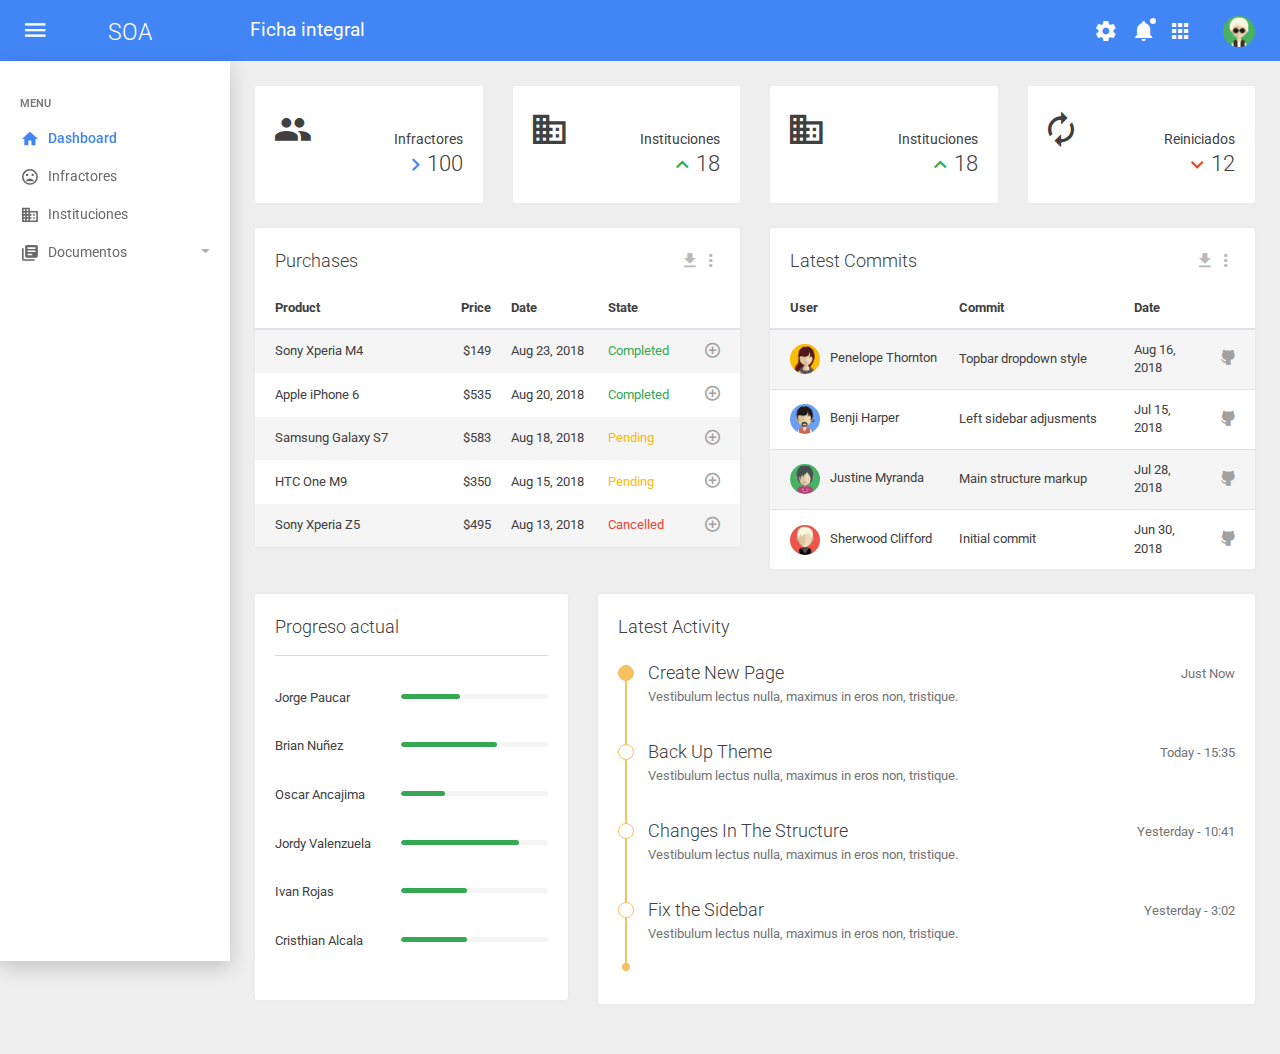
<file: index.html>
<!DOCTYPE html>
<html lang="en">

<head>
    <meta charset="utf-8">
    <meta name="viewport" content="width=device-width, initial-scale=1.0, maximum-scale=1.0, user-scalable=no">
    <meta http-equiv="X-UA-Compatible" content="IE=edge">
    <meta name="description" content="">
    <meta name="author" content="">
    <link rel="shortcut icon" href="assets/img/logo-fav.png">
    <title>SOA VG</title>
    <link href="https://fonts.googleapis.com/css?family=Roboto:400,500" rel="stylesheet">
    <link rel="stylesheet" type="text/css" href="assets/lib/perfect-scrollbar/css/perfect-scrollbar.css" />
    <link rel="stylesheet" type="text/css" href="assets/lib/material-design-icons/css/material-design-iconic-font.min.css" />
    <link rel="stylesheet" href="assets/css/app.css" type="text/css" />
</head>

<body>
    <div class="be-wrapper be-color-header be-offcanvas-menu be-fixed-sidebar be-collapsible-sidebar">
        <nav class="navbar navbar-expand fixed-top be-top-header">
            <div class="container-fluid">
                <div class="be-navbar-header">
                    <a class="nav-link be-toggle-left-sidebar" style="cursor: pointer;">
                        <span class="icon mdi mdi-menu"></span>
                    </a>
                    <a class="navbar-brand" href="#" style="color: #fff;">
                        <h3>SOA</h3>
                    </a>
                </div>
                <div class="be-right-navbar">
                    <ul class="nav navbar-nav float-right be-user-nav">
                        <li class="nav-item dropdown"><a class="nav-link dropdown-toggle" href="#" data-toggle="dropdown"
                                role="button" aria-expanded="false"><img src="assets/img/avatar.png" alt="Avatar"><span
                                    class="user-name">Jhon Doe</span></a>
                            <div class="dropdown-menu" role="menu">
                                <div class="user-info">
                                    <div class="user-name">Jhon Doe</div>
                                    <div class="user-position online">Disponible</div>
                                </div><a class="dropdown-item" href="pages-profile.html"><span class="icon mdi mdi-face"></span>Perfil</a><a
                                    class="dropdown-item" href="#"><span class="icon mdi mdi-settings"></span>Ajustes</a><a
                                    class="dropdown-item" href="pages-login.html"><span class="icon mdi mdi-power"></span>Cerrar
                                    sesión</a>
                            </div>
                        </li>
                    </ul>
                    <div class="page-title"><span>Ficha integral</span></div>
                    <ul class="nav navbar-nav float-right be-icons-nav">
                        <li class="nav-item dropdown"><a class="nav-link be-toggle-right-sidebar" href="#" role="button"
                                aria-expanded="false"><span class="icon mdi mdi-settings"></span></a></li>
                        <li class="nav-item dropdown"><a class="nav-link dropdown-toggle" href="#" data-toggle="dropdown"
                                role="button" aria-expanded="false"><span class="icon mdi mdi-notifications"></span><span
                                    class="indicator"></span></a>
                            <ul class="dropdown-menu be-notifications">
                                <li>
                                    <div class="title">Notificaciones<span class="badge badge-pill">3</span></div>
                                    <div class="list">
                                        <div class="be-scroller-notifications">
                                            <div class="content">
                                                <ul>
                                                    <li class="notification notification-unread"><a href="#">
                                                            <div class="image"><img src="assets/img/avatar2.png" alt="Avatar"></div>
                                                            <div class="notification-info">
                                                                <div class="text"><span class="user-name">Jessica
                                                                        Caruso</span> accepted your
                                                                    invitation to join the team.</div><span class="date">2
                                                                    min ago</span>
                                                            </div>
                                                        </a></li>
                                                    <li class="notification"><a href="#">
                                                            <div class="image"><img src="assets/img/avatar3.png" alt="Avatar"></div>
                                                            <div class="notification-info">
                                                                <div class="text"><span class="user-name">Joel King</span>
                                                                    is now following you</div><span class="date">2 days
                                                                    ago</span>
                                                            </div>
                                                        </a></li>
                                                    <li class="notification"><a href="#">
                                                            <div class="image"><img src="assets/img/avatar4.png" alt="Avatar"></div>
                                                            <div class="notification-info">
                                                                <div class="text"><span class="user-name">John Doe</span>
                                                                    is watching your main
                                                                    repository</div><span class="date">2 days ago</span>
                                                            </div>
                                                        </a></li>
                                                    <li class="notification"><a href="#">
                                                            <div class="image"><img src="assets/img/avatar5.png" alt="Avatar"></div>
                                                            <div class="notification-info"><span class="text"><span
                                                                        class="user-name">Emily Carter</span>
                                                                    is now following you</span><span class="date">5
                                                                    days ago</span></div>
                                                        </a></li>
                                                </ul>
                                            </div>
                                        </div>
                                    </div>
                                    <div class="footer"> <a href="#">View all notifications</a></div>
                                </li>
                            </ul>
                        </li>
                        <li class="nav-item dropdown"><a class="nav-link dropdown-toggle" href="#" data-toggle="dropdown"
                                role="button" aria-expanded="false"><span class="icon mdi mdi-apps"></span></a>
                            <ul class="dropdown-menu be-connections">
                                <li>
                                    <div class="list">
                                        <div class="content">
                                            <div class="row">
                                                <div class="col"><a class="connection-item" href="#"><img src="assets/img/github.png"
                                                            alt="Github"><span>GitHub</span></a></div>
                                                <div class="col"><a class="connection-item" href="#"><img src="assets/img/bitbucket.png"
                                                            alt="Bitbucket"><span>Bitbucket</span></a></div>
                                                <div class="col"><a class="connection-item" href="#"><img src="assets/img/slack.png"
                                                            alt="Slack"><span>Slack</span></a></div>
                                            </div>
                                            <div class="row">
                                                <div class="col"><a class="connection-item" href="#"><img src="assets/img/dribbble.png"
                                                            alt="Dribbble"><span>Dribbble</span></a></div>
                                                <div class="col"><a class="connection-item" href="#"><img src="assets/img/mail_chimp.png"
                                                            alt="Mail Chimp"><span>Mail
                                                            Chimp</span></a></div>
                                                <div class="col"><a class="connection-item" href="#"><img src="assets/img/dropbox.png"
                                                            alt="Dropbox"><span>Dropbox</span></a></div>
                                            </div>
                                        </div>
                                    </div>
                                    <div class="footer"> <a href="#">More</a></div>
                                </li>
                            </ul>
                        </li>
                    </ul>
                </div>
            </div>
        </nav>
        <div class="be-left-sidebar">
            <div class="left-sidebar-wrapper"><a class="left-sidebar-toggle" href="#">Blank Page</a>
                <div class="left-sidebar-spacer">
                    <div class="left-sidebar-scroll">
                        <div class="left-sidebar-content">
                            <ul class="sidebar-elements">
                                <li class="divider">Menu</li>
                                <li class="active"><a href="index.html"><i class="icon mdi mdi-home"></i><span>Dashboard</span></a>
                                </li>
                                <li><a href="infractor.html"><i class="icon mdi mdi-mood-bad"></i><span>Infractores</span></a>
                                </li>
                                <li><a href="instituciones.html"><i class="icon mdi mdi-city-alt"></i><span>Instituciones</span></a>
                                </li>
                                <li class="parent"><a href="#"><i class="icon mdi mdi-collection-text"></i><span>Documentos</span></a>
                                    <ul class="sub-menu">
                                        <li><a href="ficha-integral.html">Ficha integral</a>
                                        </li>
                                        <li><a href="#">Plan individual</a>
                                        </li>
                                        <li><a href="#">Savry</a>
                                        </li>
                                    </ul>
                                </li>
                            </ul>
                        </div>
                    </div>
                </div>
            </div>
        </div>
        <div class="be-content">
            <div class="main-content container-fluid">
                <div class="row">
                    <div class="col-12 col-lg-6 col-xl-3">
                        <div class="widget widget-tile">
                            <i class="mdi mdi-accounts" style="font-size: 3em;"></i>
                            <div class="data-info">
                                <div class="desc">Infractores</div>
                                <div class="value"><span class="indicator indicator-equal mdi mdi-chevron-right"></span><span
                                        class="number">100</span>
                                </div>
                            </div>
                        </div>
                    </div>
                    <div class="col-12 col-lg-6 col-xl-3">
                        <div class="widget widget-tile">
                            <i class="mdi mdi-city-alt" style="font-size: 3em;"></i>
                            <div class="data-info">
                                <div class="desc">Instituciones</div>
                                <div class="value"><span class="indicator indicator-positive mdi mdi-chevron-up"></span><span
                                        class="number">18</span>
                                </div>
                            </div>
                        </div>
                    </div>
                    <div class="col-12 col-lg-6 col-xl-3">
                        <div class="widget widget-tile">
                            <i class="mdi mdi-city-alt" style="font-size: 3em;"></i>
                            <div class="data-info">
                                <div class="desc">Instituciones</div>
                                <div class="value"><span class="indicator indicator-positive mdi mdi-chevron-up"></span><span
                                        class="number">18</span>
                                </div>
                            </div>
                        </div>
                    </div>
                    <div class="col-12 col-lg-6 col-xl-3">
                        <div class="widget widget-tile">
                            <i class="mdi mdi-refresh" style="font-size: 3em;"></i>
                            <div class="data-info">
                                <div class="desc">Reiniciados</div>
                                <div class="value"><span class="indicator indicator-negative mdi mdi-chevron-down"></span><span
                                        class="number">12</span>
                                </div>
                            </div>
                        </div>
                    </div>
                </div>

                <div class="row">
                    <div class="col-12 col-lg-6">
                        <div class="card card-table">
                            <div class="card-header">
                                <div class="tools dropdown"> <span class="icon mdi mdi-download"></span><a class="dropdown-toggle"
                                        href="#" role="button" data-toggle="dropdown"><span class="icon mdi mdi-more-vert"></span></a>
                                    <div class="dropdown-menu" role="menu"><a class="dropdown-item" href="#">Action</a><a
                                            class="dropdown-item" href="#">Another action</a><a class="dropdown-item"
                                            href="#">Something else here</a>
                                        <div class="dropdown-divider"></div><a class="dropdown-item" href="#">Separated
                                            link</a>
                                    </div>
                                </div>
                                <div class="title">Purchases</div>
                            </div>
                            <div class="card-body table-responsive">
                                <table class="table table-striped table-borderless">
                                    <thead>
                                        <tr>
                                            <th style="width:40%;">Product</th>
                                            <th class="number">Price</th>
                                            <th style="width:20%;">Date</th>
                                            <th style="width:20%;">State</th>
                                            <th class="actions" style="width:5%;"></th>
                                        </tr>
                                    </thead>
                                    <tbody class="no-border-x">
                                        <tr>
                                            <td>Sony Xperia M4</td>
                                            <td class="number">$149</td>
                                            <td>Aug 23, 2018</td>
                                            <td class="text-success">Completed</td>
                                            <td class="actions"><a class="icon" href="#"><i class="mdi mdi-plus-circle-o"></i></a></td>
                                        </tr>
                                        <tr>
                                            <td>Apple iPhone 6</td>
                                            <td class="number">$535</td>
                                            <td>Aug 20, 2018</td>
                                            <td class="text-success">Completed</td>
                                            <td class="actions"><a class="icon" href="#"><i class="mdi mdi-plus-circle-o"></i></a></td>
                                        </tr>
                                        <tr>
                                            <td>Samsung Galaxy S7</td>
                                            <td class="number">$583</td>
                                            <td>Aug 18, 2018</td>
                                            <td class="text-warning">Pending</td>
                                            <td class="actions"><a class="icon" href="#"><i class="mdi mdi-plus-circle-o"></i></a></td>
                                        </tr>
                                        <tr>
                                            <td>HTC One M9</td>
                                            <td class="number">$350</td>
                                            <td>Aug 15, 2018</td>
                                            <td class="text-warning">Pending</td>
                                            <td class="actions"><a class="icon" href="#"><i class="mdi mdi-plus-circle-o"></i></a></td>
                                        </tr>
                                        <tr>
                                            <td>Sony Xperia Z5</td>
                                            <td class="number">$495</td>
                                            <td>Aug 13, 2018</td>
                                            <td class="text-danger">Cancelled</td>
                                            <td class="actions"><a class="icon" href="#"><i class="mdi mdi-plus-circle-o"></i></a></td>
                                        </tr>
                                    </tbody>
                                </table>
                            </div>
                        </div>
                    </div>
                    <div class="col-12 col-lg-6">
                        <div class="card card-table">
                            <div class="card-header">
                                <div class="tools dropdown"><span class="icon mdi mdi-download"></span><a class="dropdown-toggle"
                                        href="#" role="button" data-toggle="dropdown"><span class="icon mdi mdi-more-vert"></span></a>
                                    <div class="dropdown-menu dropdown-menu-right" role="menu"><a class="dropdown-item"
                                            href="#">Action</a><a class="dropdown-item" href="#">Another action</a><a
                                            class="dropdown-item" href="#">Something else
                                            here</a>
                                        <div class="dropdown-divider"></div><a class="dropdown-item" href="#">Separated
                                            link</a>
                                    </div>
                                </div>
                                <div class="title">Latest Commits</div>
                            </div>
                            <div class="card-body table-responsive">
                                <table class="table table-striped table-hover">
                                    <thead>
                                        <tr>
                                            <th style="width:37%;">User</th>
                                            <th style="width:36%;">Commit</th>
                                            <th>Date</th>
                                            <th class="actions"></th>
                                        </tr>
                                    </thead>
                                    <tbody>
                                        <tr>
                                            <td class="user-avatar"> <img src="assets/img/avatar6.png" alt="Avatar">Penelope
                                                Thornton</td>
                                            <td>Topbar dropdown style</td>
                                            <td>Aug 16, 2018</td>
                                            <td class="actions"><a class="icon" href="#"><i class="mdi mdi-github-alt"></i></a></td>
                                        </tr>
                                        <tr>
                                            <td class="user-avatar"> <img src="assets/img/avatar4.png" alt="Avatar">Benji
                                                Harper</td>
                                            <td>Left sidebar adjusments</td>
                                            <td>Jul 15, 2018</td>
                                            <td class="actions"><a class="icon" href="#"><i class="mdi mdi-github-alt"></i></a></td>
                                        </tr>
                                        <tr>
                                            <td class="user-avatar"> <img src="assets/img/avatar5.png" alt="Avatar">Justine
                                                Myranda</td>
                                            <td>Main structure markup</td>
                                            <td>Jul 28, 2018</td>
                                            <td class="actions"><a class="icon" href="#"><i class="mdi mdi-github-alt"></i></a></td>
                                        </tr>
                                        <tr>
                                            <td class="user-avatar"> <img src="assets/img/avatar3.png" alt="Avatar">Sherwood
                                                Clifford</td>
                                            <td>Initial commit</td>
                                            <td>Jun 30, 2018</td>
                                            <td class="actions"><a class="icon" href="#"><i class="mdi mdi-github-alt"></i></a></td>
                                        </tr>
                                    </tbody>
                                </table>
                            </div>
                        </div>
                    </div>
                </div>

                <div class="row">
                    <div class="col-12 col-lg-4">
                        <div class="card">
                            <div class="card-header card-header-divider pb-3">Progreso actual</div>
                            <div class="card-body pt-5">
                                <div class="row user-progress user-progress-small">
                                    <div class="col-lg-5"><span class="title">Jorge Paucar</span></div>
                                    <div class="col-lg-7">
                                        <div class="progress">
                                            <div class="progress-bar bg-success" style="width: 40%;"></div>
                                        </div>
                                    </div>
                                </div>
                                <div class="row user-progress user-progress-small">
                                    <div class="col-lg-5"><span class="title">Brian Nuñez</span></div>
                                    <div class="col-lg-7">
                                        <div class="progress">
                                            <div class="progress-bar bg-success" style="width: 65%;"></div>
                                        </div>
                                    </div>
                                </div>
                                <div class="row user-progress user-progress-small">
                                    <div class="col-lg-5"><span class="title">Oscar Ancajima</span></div>
                                    <div class="col-lg-7">
                                        <div class="progress">
                                            <div class="progress-bar bg-success" style="width: 30%;"></div>
                                        </div>
                                    </div>
                                </div>
                                <div class="row user-progress user-progress-small">
                                    <div class="col-lg-5"><span class="title">Jordy Valenzuela</span></div>
                                    <div class="col-lg-7">
                                        <div class="progress">
                                            <div class="progress-bar bg-success" style="width: 80%;"></div>
                                        </div>
                                    </div>
                                </div>
                                <div class="row user-progress user-progress-small">
                                    <div class="col-lg-5"><span class="title">Ivan Rojas</span></div>
                                    <div class="col-lg-7">
                                        <div class="progress">
                                            <div class="progress-bar bg-success" style="width: 45%;"></div>
                                        </div>
                                    </div>
                                </div>
                                <div class="row user-progress user-progress-small">
                                    <div class="col-lg-5"><span class="title">Cristhian Alcala</span></div>
                                    <div class="col-lg-7">
                                        <div class="progress">
                                            <div class="progress-bar bg-success" style="width: 45%;"></div>
                                        </div>
                                    </div>
                                </div>
                            </div>
                        </div>
                    </div>
                    <div class="col-12 col-lg-8">
                        <div class="card">
                            <div class="card-header">Latest Activity</div>
                            <div class="card-body">
                                <ul class="user-timeline user-timeline-compact">
                                    <li class="latest">
                                        <div class="user-timeline-date">Just Now</div>
                                        <div class="user-timeline-title">Create New Page</div>
                                        <div class="user-timeline-description">Vestibulum lectus nulla, maximus in eros
                                            non, tristique.</div>
                                    </li>
                                    <li>
                                        <div class="user-timeline-date">Today - 15:35</div>
                                        <div class="user-timeline-title">Back Up Theme</div>
                                        <div class="user-timeline-description">Vestibulum lectus nulla, maximus in eros
                                            non, tristique.</div>
                                    </li>
                                    <li>
                                        <div class="user-timeline-date">Yesterday - 10:41</div>
                                        <div class="user-timeline-title">Changes In The Structure</div>
                                        <div class="user-timeline-description">Vestibulum lectus nulla, maximus in eros
                                            non, tristique.
                                        </div>
                                    </li>
                                    <li>
                                        <div class="user-timeline-date">Yesterday - 3:02</div>
                                        <div class="user-timeline-title">Fix the Sidebar</div>
                                        <div class="user-timeline-description">Vestibulum lectus nulla, maximus in eros
                                            non, tristique.</div>
                                    </li>
                                </ul>
                            </div>
                        </div>
                    </div>
                </div>
            </div>
        </div>
        <nav class="be-right-sidebar">
            <div class="sb-content">
                <div class="tab-navigation">
                    <ul class="nav nav-tabs nav-justified" role="tablist">
                        <li class="nav-item" role="presentation"><a class="nav-link active" href="#tab1" aria-controls="tab1"
                                role="tab" data-toggle="tab">Chat</a></li>
                        <li class="nav-item" role="presentation"><a class="nav-link" href="#tab2" aria-controls="tab2"
                                role="tab" data-toggle="tab">Todo</a></li>
                        <li class="nav-item" role="presentation"><a class="nav-link" href="#tab3" aria-controls="tab3"
                                role="tab" data-toggle="tab">Settings</a></li>
                    </ul>
                </div>
                <div class="tab-panel">
                    <div class="tab-content">
                        <div class="tab-pane tab-chat active" id="tab1" role="tabpanel">
                            <div class="chat-contacts">
                                <div class="chat-sections">
                                    <div class="be-scroller-chat">
                                        <div class="content">
                                            <h2>Recent</h2>
                                            <div class="contact-list contact-list-recent">
                                                <div class="user"><a href="#"><img src="assets/img/avatar1.png" alt="Avatar">
                                                        <div class="user-data"><span class="status away"></span><span
                                                                class="name">Claire Sassu</span><span class="message">Can
                                                                you share the...</span></div>
                                                    </a></div>
                                                <div class="user"><a href="#"><img src="assets/img/avatar2.png" alt="Avatar">
                                                        <div class="user-data"><span class="status"></span><span class="name">Maggie
                                                                jackson</span><span class="message">I confirmed the
                                                                info.</span></div>
                                                    </a></div>
                                                <div class="user"><a href="#"><img src="assets/img/avatar3.png" alt="Avatar">
                                                        <div class="user-data"><span class="status offline"></span><span
                                                                class="name">Joel King </span><span class="message">Ready
                                                                for the meeti...</span></div>
                                                    </a></div>
                                            </div>
                                            <h2>Contacts</h2>
                                            <div class="contact-list">
                                                <div class="user"><a href="#"><img src="assets/img/avatar4.png" alt="Avatar">
                                                        <div class="user-data2"><span class="status"></span><span class="name">Mike
                                                                Bolthort</span></div>
                                                    </a></div>
                                                <div class="user"><a href="#"><img src="assets/img/avatar5.png" alt="Avatar">
                                                        <div class="user-data2"><span class="status"></span><span class="name">Maggie
                                                                jackson</span></div>
                                                    </a></div>
                                                <div class="user"><a href="#"><img src="assets/img/avatar6.png" alt="Avatar">
                                                        <div class="user-data2"><span class="status offline"></span><span
                                                                class="name">Jhon Voltemar</span></div>
                                                    </a></div>
                                            </div>
                                        </div>
                                    </div>
                                </div>
                                <div class="bottom-input">
                                    <input type="text" placeholder="Search..." name="q"><span class="mdi mdi-search"></span>
                                </div>
                            </div>
                            <div class="chat-window">
                                <div class="title">
                                    <div class="user"><img src="assets/img/avatar2.png" alt="Avatar">
                                        <h2>Maggie jackson</h2><span>Active 1h ago</span>
                                    </div><span class="icon return mdi mdi-chevron-left"></span>
                                </div>
                                <div class="chat-messages">
                                    <div class="be-scroller-messages">
                                        <div class="content">
                                            <ul>
                                                <li class="friend">
                                                    <div class="msg">Hello</div>
                                                </li>
                                                <li class="self">
                                                    <div class="msg">Hi, how are you?</div>
                                                </li>
                                                <li class="friend">
                                                    <div class="msg">Good, I'll need support with my pc</div>
                                                </li>
                                                <li class="self">
                                                    <div class="msg">Sure, just tell me what is going on with your
                                                        computer?</div>
                                                </li>
                                                <li class="friend">
                                                    <div class="msg">I don't know it just turns off suddenly</div>
                                                </li>
                                            </ul>
                                        </div>
                                    </div>
                                </div>
                                <div class="chat-input">
                                    <div class="input-wrapper"><span class="photo mdi mdi-camera"></span>
                                        <input type="text" placeholder="Message..." name="q" autocomplete="off"><span
                                            class="send-msg mdi mdi-mail-send"></span>
                                    </div>
                                </div>
                            </div>
                        </div>
                        <div class="tab-pane tab-todo" id="tab2" role="tabpanel">
                            <div class="todo-container">
                                <div class="todo-wrapper">
                                    <div class="be-scroller-todo">
                                        <div class="todo-content"><span class="category-title">Today</span>
                                            <ul class="todo-list">
                                                <li>
                                                    <label class="custom-checkbox custom-control custom-control-sm"><span
                                                            class="delete mdi mdi-delete"></span>
                                                        <input class="custom-control-input" type="checkbox" checked=""><span
                                                            class="custom-control-label">Initialize the project</span>
                                                    </label>
                                                </li>
                                                <li>
                                                    <label class="custom-checkbox custom-control custom-control-sm"><span
                                                            class="delete mdi mdi-delete"></span>
                                                        <input class="custom-control-input" type="checkbox"><span class="custom-control-label">Create
                                                            the main structure </span>
                                                    </label>
                                                </li>
                                                <li>
                                                    <label class="custom-checkbox custom-control custom-control-sm"><span
                                                            class="delete mdi mdi-delete"></span>
                                                        <input class="custom-control-input" type="checkbox"><span class="custom-control-label">Updates
                                                            changes to GitHub </span>
                                                    </label>
                                                </li>
                                            </ul><span class="category-title">Tomorrow</span>
                                            <ul class="todo-list">
                                                <li>
                                                    <label class="custom-checkbox custom-control custom-control-sm"><span
                                                            class="delete mdi mdi-delete"></span>
                                                        <input class="custom-control-input" type="checkbox"><span class="custom-control-label">Initialize
                                                            the project </span>
                                                    </label>
                                                </li>
                                                <li>
                                                    <label class="custom-checkbox custom-control custom-control-sm"><span
                                                            class="delete mdi mdi-delete"></span>
                                                        <input class="custom-control-input" type="checkbox"><span class="custom-control-label">Create
                                                            the main structure </span>
                                                    </label>
                                                </li>
                                                <li>
                                                    <label class="custom-checkbox custom-control custom-control-sm"><span
                                                            class="delete mdi mdi-delete"></span>
                                                        <input class="custom-control-input" type="checkbox"><span class="custom-control-label">Updates
                                                            changes to GitHub </span>
                                                    </label>
                                                </li>
                                                <li>
                                                    <label class="custom-checkbox custom-control custom-control-sm"><span
                                                            class="delete mdi mdi-delete"></span>
                                                        <input class="custom-control-input" type="checkbox"><span class="custom-control-label"
                                                            title="This task is too long to be displayed in a normal space!">This
                                                            task is too long to be displayed in a normal space! </span>
                                                    </label>
                                                </li>
                                            </ul>
                                        </div>
                                    </div>
                                </div>
                                <div class="bottom-input">
                                    <input type="text" placeholder="Create new task..." name="q"><span class="mdi mdi-plus"></span>
                                </div>
                            </div>
                        </div>
                        <div class="tab-pane tab-settings" id="tab3" role="tabpanel">
                            <div class="settings-wrapper">
                                <div class="be-scroller-settings"><span class="category-title">General</span>
                                    <ul class="settings-list">
                                        <li>
                                            <div class="switch-button switch-button-sm">
                                                <input type="checkbox" checked="" name="st1" id="st1"><span>
                                                    <label for="st1"></label></span>
                                            </div><span class="name">Available</span>
                                        </li>
                                        <li>
                                            <div class="switch-button switch-button-sm">
                                                <input type="checkbox" checked="" name="st2" id="st2"><span>
                                                    <label for="st2"></label></span>
                                            </div><span class="name">Enable notifications</span>
                                        </li>
                                        <li>
                                            <div class="switch-button switch-button-sm">
                                                <input type="checkbox" checked="" name="st3" id="st3"><span>
                                                    <label for="st3"></label></span>
                                            </div><span class="name">Login with Facebook</span>
                                        </li>
                                    </ul><span class="category-title">Notifications</span>
                                    <ul class="settings-list">
                                        <li>
                                            <div class="switch-button switch-button-sm">
                                                <input type="checkbox" name="st4" id="st4"><span>
                                                    <label for="st4"></label></span>
                                            </div><span class="name">Email notifications</span>
                                        </li>
                                        <li>
                                            <div class="switch-button switch-button-sm">
                                                <input type="checkbox" checked="" name="st5" id="st5"><span>
                                                    <label for="st5"></label></span>
                                            </div><span class="name">Project updates</span>
                                        </li>
                                        <li>
                                            <div class="switch-button switch-button-sm">
                                                <input type="checkbox" checked="" name="st6" id="st6"><span>
                                                    <label for="st6"></label></span>
                                            </div><span class="name">New comments</span>
                                        </li>
                                        <li>
                                            <div class="switch-button switch-button-sm">
                                                <input type="checkbox" name="st7" id="st7"><span>
                                                    <label for="st7"></label></span>
                                            </div><span class="name">Chat messages</span>
                                        </li>
                                    </ul><span class="category-title">Workflow</span>
                                    <ul class="settings-list">
                                        <li>
                                            <div class="switch-button switch-button-sm">
                                                <input type="checkbox" name="st8" id="st8"><span>
                                                    <label for="st8"></label></span>
                                            </div><span class="name">Deploy on commit</span>
                                        </li>
                                    </ul>
                                </div>
                            </div>
                        </div>
                    </div>
                </div>
            </div>
        </nav>
    </div>
    <script src="assets/lib/jquery/jquery.min.js" type="text/javascript"></script>
    <script src="assets/lib/perfect-scrollbar/js/perfect-scrollbar.min.js" type="text/javascript"></script>
    <script src="assets/lib/bootstrap/dist/js/bootstrap.bundle.min.js" type="text/javascript"></script>
    <script src="assets/js/app.js" type="text/javascript"></script>
    <script type="text/javascript">
        $(document).ready(function () {
            //-initialize the javascript
            App.init();
        });

    </script>
</body>

</html>
</file>
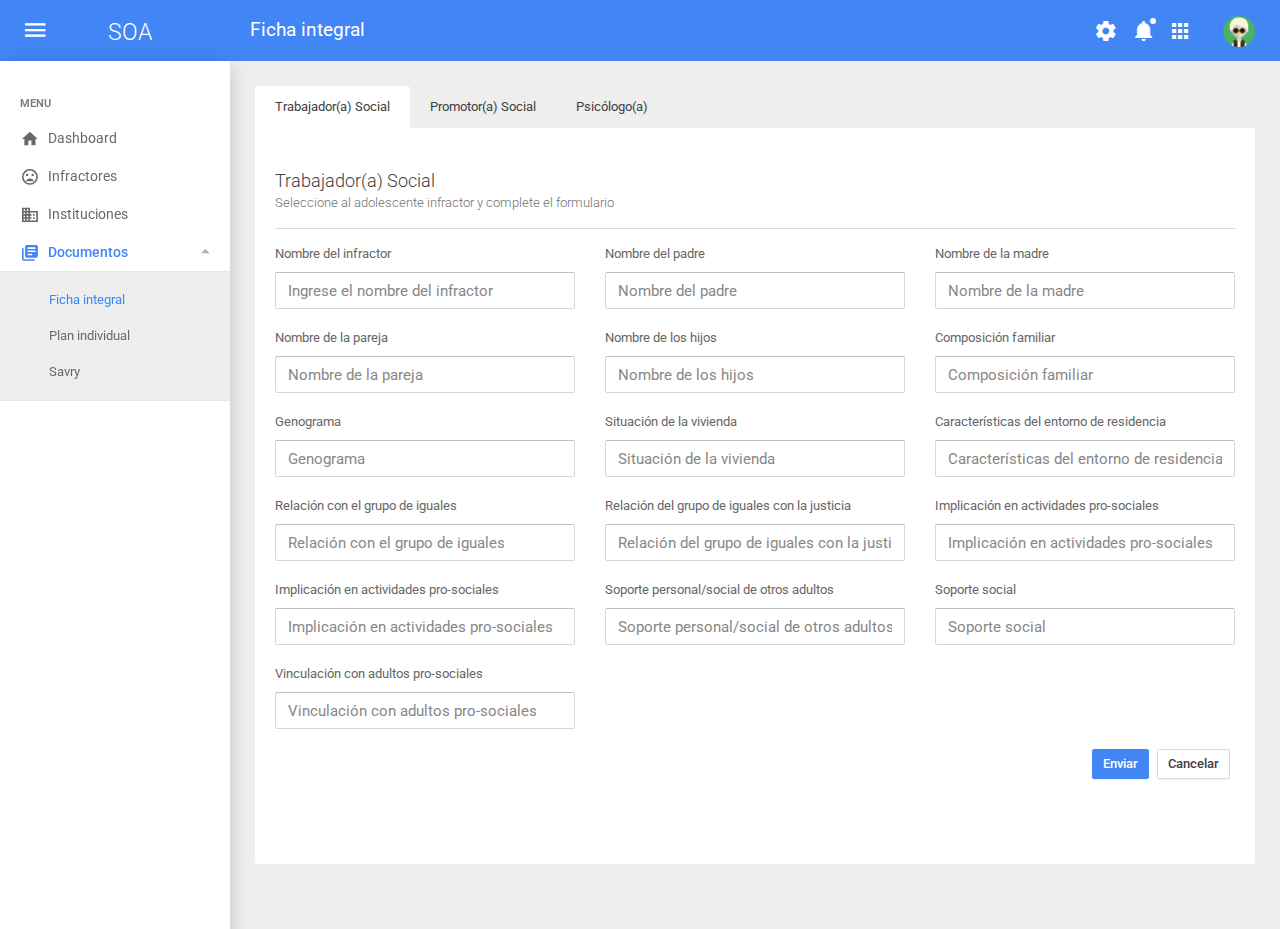
<file: ficha-integral.html>
<!DOCTYPE html>
<html lang="en">

<head>
    <meta charset="utf-8">
    <meta name="viewport" content="width=device-width, initial-scale=1.0, maximum-scale=1.0, user-scalable=no">
    <meta http-equiv="X-UA-Compatible" content="IE=edge">
    <meta name="description" content="">
    <meta name="author" content="">
    <link rel="shortcut icon" href="assets/img/logo-fav.png">
    <title>SOA VG</title>
    <link href="https://fonts.googleapis.com/css?family=Roboto:400,500" rel="stylesheet">
    <link rel="stylesheet" type="text/css" href="assets/lib/perfect-scrollbar/css/perfect-scrollbar.css" />
    <link rel="stylesheet" type="text/css" href="assets/lib/material-design-icons/css/material-design-iconic-font.min.css" />
    <link rel="stylesheet" type="text/css" href="assets/css/bootstrap-float-label.min.css" />
    <link rel="stylesheet" href="assets/css/app.css" type="text/css" />
</head>

<body>
    <div class="be-wrapper be-color-header be-offcanvas-menu be-fixed-sidebar be-collapsible-sidebar">
        <nav class="navbar navbar-expand fixed-top be-top-header">
            <div class="container-fluid">
                <div class="be-navbar-header">
                    <a class="nav-link be-toggle-left-sidebar" style="cursor: pointer;">
                        <span class="icon mdi mdi-menu"></span>
                    </a>
                    <a class="navbar-brand" href="#" style="color: #fff;">
                        <h3>SOA</h3>
                    </a>
                </div>
                <div class="be-right-navbar">
                    <ul class="nav navbar-nav float-right be-user-nav">
                        <li class="nav-item dropdown"><a class="nav-link dropdown-toggle" href="#" data-toggle="dropdown"
                                role="button" aria-expanded="false"><img src="assets/img/avatar.png" alt="Avatar"><span
                                    class="user-name">Jhon Doe</span></a>
                            <div class="dropdown-menu" role="menu">
                                <div class="user-info">
                                    <div class="user-name">Jhon Doe</div>
                                    <div class="user-position online">Disponible</div>
                                </div><a class="dropdown-item" href="pages-profile.html"><span class="icon mdi mdi-face"></span>Perfil</a><a
                                    class="dropdown-item" href="#"><span class="icon mdi mdi-settings"></span>Ajustes</a><a
                                    class="dropdown-item" href="pages-login.html"><span class="icon mdi mdi-power"></span>Cerrar
                                    sesión</a>
                            </div>
                        </li>
                    </ul>
                    <div class="page-title"><span>Ficha integral</span></div>
                    <ul class="nav navbar-nav float-right be-icons-nav">
                        <li class="nav-item dropdown"><a class="nav-link be-toggle-right-sidebar" href="#" role="button"
                                aria-expanded="false"><span class="icon mdi mdi-settings"></span></a></li>
                        <li class="nav-item dropdown"><a class="nav-link dropdown-toggle" href="#" data-toggle="dropdown"
                                role="button" aria-expanded="false"><span class="icon mdi mdi-notifications"></span><span
                                    class="indicator"></span></a>
                            <ul class="dropdown-menu be-notifications">
                                <li>
                                    <div class="title">Notificaciones<span class="badge badge-pill">3</span></div>
                                    <div class="list">
                                        <div class="be-scroller-notifications">
                                            <div class="content">
                                                <ul>
                                                    <li class="notification notification-unread"><a href="#">
                                                            <div class="image"><img src="assets/img/avatar2.png" alt="Avatar"></div>
                                                            <div class="notification-info">
                                                                <div class="text"><span class="user-name">Jessica
                                                                        Caruso</span> accepted your
                                                                    invitation to join the team.</div><span class="date">2
                                                                    min ago</span>
                                                            </div>
                                                        </a></li>
                                                    <li class="notification"><a href="#">
                                                            <div class="image"><img src="assets/img/avatar3.png" alt="Avatar"></div>
                                                            <div class="notification-info">
                                                                <div class="text"><span class="user-name">Joel King</span>
                                                                    is now following you</div><span class="date">2 days
                                                                    ago</span>
                                                            </div>
                                                        </a></li>
                                                    <li class="notification"><a href="#">
                                                            <div class="image"><img src="assets/img/avatar4.png" alt="Avatar"></div>
                                                            <div class="notification-info">
                                                                <div class="text"><span class="user-name">John Doe</span>
                                                                    is watching your main
                                                                    repository</div><span class="date">2 days ago</span>
                                                            </div>
                                                        </a></li>
                                                    <li class="notification"><a href="#">
                                                            <div class="image"><img src="assets/img/avatar5.png" alt="Avatar"></div>
                                                            <div class="notification-info"><span class="text"><span
                                                                        class="user-name">Emily Carter</span>
                                                                    is now following you</span><span class="date">5
                                                                    days ago</span></div>
                                                        </a></li>
                                                </ul>
                                            </div>
                                        </div>
                                    </div>
                                    <div class="footer"> <a href="#">View all notifications</a></div>
                                </li>
                            </ul>
                        </li>
                        <li class="nav-item dropdown"><a class="nav-link dropdown-toggle" href="#" data-toggle="dropdown"
                                role="button" aria-expanded="false"><span class="icon mdi mdi-apps"></span></a>
                            <ul class="dropdown-menu be-connections">
                                <li>
                                    <div class="list">
                                        <div class="content">
                                            <div class="row">
                                                <div class="col"><a class="connection-item" href="#"><img src="assets/img/github.png"
                                                            alt="Github"><span>GitHub</span></a></div>
                                                <div class="col"><a class="connection-item" href="#"><img src="assets/img/bitbucket.png"
                                                            alt="Bitbucket"><span>Bitbucket</span></a></div>
                                                <div class="col"><a class="connection-item" href="#"><img src="assets/img/slack.png"
                                                            alt="Slack"><span>Slack</span></a></div>
                                            </div>
                                            <div class="row">
                                                <div class="col"><a class="connection-item" href="#"><img src="assets/img/dribbble.png"
                                                            alt="Dribbble"><span>Dribbble</span></a></div>
                                                <div class="col"><a class="connection-item" href="#"><img src="assets/img/mail_chimp.png"
                                                            alt="Mail Chimp"><span>Mail
                                                            Chimp</span></a></div>
                                                <div class="col"><a class="connection-item" href="#"><img src="assets/img/dropbox.png"
                                                            alt="Dropbox"><span>Dropbox</span></a></div>
                                            </div>
                                        </div>
                                    </div>
                                    <div class="footer"> <a href="#">More</a></div>
                                </li>
                            </ul>
                        </li>
                    </ul>
                </div>
            </div>
        </nav>
        <div class="be-left-sidebar">
            <div class="left-sidebar-wrapper"><a class="left-sidebar-toggle" href="#">Blank Page</a>
                <div class="left-sidebar-spacer">
                    <div class="left-sidebar-scroll">
                        <div class="left-sidebar-content">
                            <ul class="sidebar-elements">
                                <li class="divider">Menu</li>
                                <li><a href="index.html"><i class="icon mdi mdi-home"></i><span>Dashboard</span></a>
                                </li>
                                <li><a href="infractor.html"><i class="icon mdi mdi-mood-bad"></i><span>Infractores</span></a>
                                </li>
                                <li><a href="instituciones.html"><i class="icon mdi mdi-city-alt"></i><span>Instituciones</span></a>
                                </li>
                                <li class="parent"><a href="#"><i class="icon mdi mdi-collection-text"></i><span>Documentos</span></a>
                                    <ul class="sub-menu">
                                        <li class="active"><a href="ficha-integral.html">Ficha integral</a>
                                        </li>
                                        <li><a href="#">Plan individual</a>
                                        </li>
                                        <li><a href="#">Savry</a>
                                        </li>
                                    </ul>
                                </li>
                            </ul>
                        </div>
                    </div>
                </div>
            </div>
        </div>
        <div class="be-content">
            <div class="main-content container-fluid">
                <div class="row">
                    <div class="col-12 col-lg-12">
                        <div class="tab-container">
                            <ul class="nav nav-tabs nav-tabs-classic" role="tablist">
                                <li class="nav-item"><a class="nav-link active" href="#classic_home" data-toggle="tab"
                                        role="tab">Trabajador(a) Social</a></li>
                                <li class="nav-item"><a class="nav-link" href="#classic_profile" data-toggle="tab" role="tab">Promotor(a)
                                        Social</a></li>
                                <li class="nav-item"><a class="nav-link" href="#classic_messages" data-toggle="tab"
                                        role="tab">Psicólogo(a)</a></li>
                            </ul>
                            <div class="tab-content">
                                <div class="tab-pane active" id="classic_home" role="tabpanel">
                                    <div class="card">
                                        <div class="card-header card-header-divider">
                                            Trabajador(a) Social
                                            <span class="card-subtitle">Seleccione al adolescente infractor y complete
                                                el
                                                formulario</span>
                                        </div>
                                        <div class="card-body">
                                            <form>
                                                <div class="row">
                                                    <div class="col-md-4">
                                                        <div class="form-group">
                                                            <label for="txtInfractor">Nombre del infractor</label>
                                                            <input class="form-control" id="txtInfractor" type="text"
                                                                placeholder="Ingrese el nombre del infractor">
                                                        </div>
                                                    </div>
                                                    <div class="col-md-4">
                                                        <div class="form-group">
                                                            <label for="txtDataPadre">Nombre del padre</label>
                                                            <input class="form-control" id="txtDataPadre" type="text"
                                                                placeholder="Nombre del padre">
                                                        </div>
                                                    </div>
                                                    <div class="col-md-4">
                                                        <div class="form-group">
                                                            <label for="txtDataMadre">Nombre de la madre</label>
                                                            <input class="form-control" id="txtDataMadre" type="text"
                                                                placeholder="Nombre de la madre">
                                                        </div>
                                                    </div>
                                                    <div class="col-md-4">
                                                        <div class="form-group">
                                                            <label for="txtDataPareja">Nombre de la pareja</label>
                                                            <input class="form-control" id="txtDataPareja" type="text"
                                                                placeholder="Nombre de la pareja">
                                                        </div>
                                                    </div>
                                                    <div class="col-md-4">
                                                        <div class="form-group">
                                                            <label for="txtDataHijos">Nombre de los hijos</label>
                                                            <input class="form-control" id="txtDataHijos" type="text"
                                                                placeholder="Nombre de los hijos">
                                                        </div>
                                                    </div>
                                                    <div class="col-md-4">
                                                        <div class="form-group">
                                                            <label for="txtCompFam">Composición familiar</label>
                                                            <input class="form-control" id="txtCompFam" type="text"
                                                                placeholder="Composición familiar">
                                                        </div>
                                                    </div>
                                                    <div class="col-md-4">
                                                        <div class="form-group">
                                                            <label for="txtGenograma">Genograma</label>
                                                            <input class="form-control" id="txtGenograma" type="text"
                                                                placeholder="Genograma">
                                                        </div>
                                                    </div>
                                                    <div class="col-md-4">
                                                        <div class="form-group">
                                                            <label for="txtSitViv">Situación de la vivienda</label>
                                                            <input class="form-control" id="txtSitViv" type="text"
                                                                placeholder="Situación de la vivienda">
                                                        </div>
                                                    </div>
                                                    <div class="col-md-4">
                                                        <div class="form-group">
                                                            <label for="txtCarEntRes">Características del entorno de
                                                                residencia</label>
                                                            <input class="form-control" id="txtCarEntRes" type="text"
                                                                placeholder="Características del entorno de residencia">
                                                        </div>
                                                    </div>
                                                    <div class="col-md-4">
                                                        <div class="form-group">
                                                            <label for="txtRelGrupIg">Relación con el grupo de iguales</label>
                                                            <input class="form-control" id="txtRelGrupIg" type="text"
                                                                placeholder="Relación con el grupo de iguales">
                                                        </div>
                                                    </div>
                                                    <div class="col-md-4">
                                                        <div class="form-group">
                                                            <label for="txtRelGrupIgJus">Relación del grupo de iguales
                                                                con la
                                                                justicia</label>
                                                            <input class="form-control" id="txtRelGrupIgJus" type="text"
                                                                placeholder="Relación del grupo de iguales con la justicia">
                                                        </div>
                                                    </div>
                                                    <div class="col-md-4">
                                                        <div class="form-group">
                                                            <label for="txtImpAcPs">Implicación en actividades
                                                                pro-sociales</label>
                                                            <input class="form-control" id="txtImpAcPs" type="text"
                                                                placeholder="Implicación en actividades pro-sociales">
                                                        </div>
                                                    </div>
                                                    <div class="col-md-4">
                                                        <div class="form-group">
                                                            <label for="txtImpAcPs">Implicación en actividades
                                                                pro-sociales</label>
                                                            <input class="form-control" id="txtImpAcPs" type="text"
                                                                placeholder="Implicación en actividades pro-sociales">
                                                        </div>
                                                    </div>
                                                    <div class="col-md-4">
                                                        <div class="form-group">
                                                            <label for="txtSopPsA">Soporte personal/social de otros
                                                                adultos</label>
                                                            <input class="form-control" id="txtSopPsA" type="text"
                                                                placeholder="Soporte personal/social de otros adultos">
                                                        </div>
                                                    </div>
                                                    <div class="col-md-4">
                                                        <div class="form-group">
                                                            <label for="txtSopSoc">Soporte social</label>
                                                            <input class="form-control" id="txtSopSoc" type="text"
                                                                placeholder="Soporte social">
                                                        </div>
                                                    </div>
                                                    <div class="col-md-4">
                                                        <div class="form-group">
                                                            <label for="txtVinAdPs">Vinculación con adultos
                                                                pro-sociales</label>
                                                            <input class="form-control" id="txtVinAdPs" type="text"
                                                                placeholder="Vinculación con adultos pro-sociales">
                                                        </div>
                                                    </div>
                                                </div>
                                                <div class="row">
                                                    <div class="col-sm-12">
                                                        <p class="text-right">
                                                            <button class="btn btn-space btn-primary">Enviar</button>
                                                            <button class="btn btn-space btn-secondary">Cancelar</button>
                                                        </p>
                                                    </div>
                                                </div>
                                            </form>
                                        </div>
                                    </div>
                                </div>
                                <div class="tab-pane" id="classic_profile" role="tabpanel">
                                    <div class="card">
                                        <div class="card-header card-header-divider">
                                            Promotor(a) Social
                                            <span class="card-subtitle">Seleccione al adolescente infractor y complete
                                                el
                                                formulario</span>
                                        </div>
                                        <div class="card-body">
                                            <form>
                                                <div class="row">
                                                    <div class="col-md-4">
                                                        <div class="form-group">
                                                            <label for="txtInfractor">Nombre del infractor</label>
                                                            <input class="form-control" id="txtInfractor" type="text"
                                                                placeholder="Nombre del infractor">
                                                        </div>
                                                    </div>
                                                    <div class="col-md-4">
                                                        <div class="form-group">
                                                            <label for="txtGrInt">Grado de intrusión</label>
                                                            <input class="form-control" id="txtGrInt" type="text"
                                                                placeholder="Grado de intrusión">
                                                        </div>
                                                    </div>
                                                    <div class="col-md-4">
                                                        <div class="form-group">
                                                            <label for="txtModEduc">Modalidad educativa</label>
                                                            <input class="form-control" id="txtModEduc" type="text"
                                                                placeholder="Modalidad educativa">
                                                        </div>
                                                    </div>
                                                    <div class="col-md-4">
                                                        <div class="form-group">
                                                            <label for="txtRendEduc">Rendimiento educativo</label>
                                                            <input class="form-control" id="txtRendEduc" type="text"
                                                                placeholder="Rendimiento educativo">
                                                        </div>
                                                    </div>
                                                    <div class="col-md-4">
                                                        <div class="form-group">
                                                            <label for="txtMotEduc">Motivación educativo</label>
                                                            <input class="form-control" id="txtMotEduc" type="text"
                                                                placeholder="Motivación educativo">
                                                        </div>
                                                    </div>
                                                    <div class="col-md-4">
                                                        <div class="form-group">
                                                            <label for="txtRecApEduc">Recursos de apoyo</label>
                                                            <input class="form-control" id="txtRecApEduc" type="text"
                                                                placeholder="Recursos de apoyo">
                                                        </div>
                                                    </div>
                                                    <div class="col-md-4">
                                                        <div class="form-group">
                                                            <label for="txtRelIntEduc">Relaciones interpersonales en el
                                                                ámbito
                                                                educativo</label>
                                                            <input class="form-control" id="txtRelIntEduc" type="text"
                                                                placeholder="Relaciones interpersonales en el ámbito educativo">
                                                        </div>
                                                    </div>
                                                    <div class="col-md-4">
                                                        <div class="form-group">
                                                            <label for="txtExpLab">Experiencia laboral</label>
                                                            <input class="form-control" id="txtExpLab" type="text"
                                                                placeholder="Experiencia laboral">
                                                        </div>
                                                    </div>
                                                    <div class="col-md-4">
                                                        <div class="form-group">
                                                            <label for="txtSitLabAct">Situación laboral actual</label>
                                                            <input class="form-control" id="txtSitLabAct" type="text"
                                                                placeholder="Situación laboral actual">
                                                        </div>
                                                    </div>
                                                    <div class="col-md-4">
                                                        <div class="form-group">
                                                            <label for="txtModLab">Modalidad laboral</label>
                                                            <input class="form-control" id="txtModLab" type="text"
                                                                placeholder="Modalidad laboral">
                                                        </div>
                                                    </div>
                                                    <div class="col-md-4">
                                                        <div class="form-group">
                                                            <label for="txtRendLab">Rendimiento laboral</label>
                                                            <input class="form-control" id="txtRendLab" type="text"
                                                                placeholder="Rendimiento laboral">
                                                        </div>
                                                    </div>
                                                    <div class="col-md-4">
                                                        <div class="form-group">
                                                            <label for="txtMotLab">Motivación laboral</label>
                                                            <input class="form-control" id="txtMotLab" type="text"
                                                                placeholder="Motivación laboral">
                                                        </div>
                                                    </div>
                                                    <div class="col-md-4">
                                                        <div class="form-group">
                                                            <label for="txtRecApLab">Recursos de apoyo laborales</label>
                                                            <input class="form-control" id="txtRecApLab" type="text"
                                                                placeholder="Recursos de apoyo laborales">
                                                        </div>
                                                    </div>
                                                    <div class="col-md-4">
                                                        <div class="form-group">
                                                            <label for="txtRelIntLab">Relaciones interpersonales en el
                                                                ámbito
                                                                laboral</label>
                                                            <input class="form-control" id="txtRelIntLab" type="text"
                                                                placeholder="Relaciones interpersonales en el ámbito laboral">
                                                        </div>
                                                    </div>
                                                    <div class="col-md-4">
                                                        <div class="form-group">
                                                            <label for="txtUseTimeFree">Uso del tiempo libre</label>
                                                            <input class="form-control" id="txtUseTimeFree" type="text"
                                                                placeholder="Uso del tiempo libre">
                                                        </div>
                                                    </div>
                                                </div>
                                                <div class="row">
                                                    <div class="col-sm-12">
                                                        <p class="text-right">
                                                            <button class="btn btn-space btn-primary">Enviar</button>
                                                            <button class="btn btn-space btn-secondary">Cancelar</button>
                                                        </p>
                                                    </div>
                                                </div>
                                            </form>
                                        </div>
                                    </div>
                                </div>
                                <div class="tab-pane" id="classic_messages" role="tabpanel">
                                    <div class="card">
                                        <div class="card-header card-header-divider">
                                            Psicólogo(a)
                                            <span class="card-subtitle">Seleccione al adolescente infractor y complete
                                                el
                                                formulario</span>
                                        </div>
                                        <div class="card-body">
                                            <form>
                                                <div class="row">
                                                    <div class="col-md-4">
                                                        <div class="form-group">
                                                            <label for="txtInfractor">Nombre del infractor</label>
                                                            <input class="form-control" id="txtInfractor" type="text"
                                                                placeholder="Nombre del infractor">
                                                        </div>
                                                    </div>
                                                    <div class="col-md-4">
                                                        <div class="form-group">
                                                            <label for="txtImp">Impulsividad</label>
                                                            <input class="form-control" id="txtImp" type="text"
                                                                placeholder="Impulsividad">
                                                        </div>
                                                    </div>
                                                    <div class="col-md-4">
                                                        <div class="form-group">
                                                            <label for="txtMcIra">Manejo y control de la ira</label>
                                                            <input class="form-control" id="txtMcIra" type="text"
                                                                placeholder="Manejo y control de la ira">
                                                        </div>
                                                    </div>
                                                    <div class="col-md-4">
                                                        <div class="form-group">
                                                            <label for="txtSeCa">Situaciones de estrés y capacidad de
                                                                afrontarlo</label>
                                                            <input class="form-control" id="txtSeCa" type="text"
                                                                placeholder="Situaciones de estrés y capacidad de afrontarlo">
                                                        </div>
                                                    </div>
                                                    <div class="col-md-4">
                                                        <div class="form-group">
                                                            <label for="txtEmp">Empatía</label>
                                                            <input class="form-control" id="txtEmp" type="text"
                                                                placeholder="Empatía">
                                                        </div>
                                                    </div>
                                                    <div class="col-md-4">
                                                        <div class="form-group">
                                                            <label for="txtPerRp">Perseverancia como rasgo de
                                                                personalidad</label>
                                                            <input class="form-control" id="txtPerRp" type="text"
                                                                placeholder="Perseverancia como rasgo de personalidad">
                                                        </div>
                                                    </div>
                                                    <div class="col-md-4">
                                                        <div class="form-group">
                                                            <label for="txtDcPs">Desarrollo y compromiso psico-sexual</label>
                                                            <input class="form-control" id="txtDcPs" type="text"
                                                                placeholder="Desarrollo y compromiso piso-sexual">
                                                        </div>
                                                    </div>
                                                    <div class="col-md-4">
                                                        <div class="form-group">
                                                            <label for="txtCal">Conductos de auto lesiva</label>
                                                            <input class="form-control" id="txtCal" type="text"
                                                                placeholder="Conductos de auto lesiva">
                                                        </div>
                                                    </div>
                                                    <div class="col-md-4">
                                                        <div class="form-group">
                                                            <label for="txtConSusTox">Consumo de sustancias toxicas</label>
                                                            <input class="form-control" id="txtConSusTox" type="text"
                                                                placeholder="Consumo de sustancias toxicas">
                                                        </div>
                                                    </div>
                                                    <div class="col-md-4">
                                                        <div class="form-group">
                                                            <label for="txtCapCon">Capacidad de
                                                                concentración/hiperactividad</label>
                                                            <input class="form-control" id="txtCapCon" type="text"
                                                                placeholder="Capacidad de concentración/hiperactividad">
                                                        </div>
                                                    </div>
                                                    <div class="col-md-4">
                                                        <div class="form-group">
                                                            <label for="txtVarCog">Variables cognitivas</label>
                                                            <input class="form-control" id="txtVarCog" type="text"
                                                                placeholder="Variables cognitivas">
                                                        </div>
                                                    </div>
                                                    <div class="col-md-4">
                                                        <div class="form-group">
                                                            <label for="txtAdapCen">Adaptación al centro</label>
                                                            <input class="form-control" id="txtAdapCen" type="text"
                                                                placeholder="Adaptación al centro">
                                                        </div>
                                                    </div>
                                                </div>
                                                <div class="row">
                                                    <div class="col-sm-12">
                                                        <p class="text-right">
                                                            <button class="btn btn-space btn-primary">Enviar</button>
                                                            <button class="btn btn-space btn-secondary">Cancelar</button>
                                                        </p>
                                                    </div>
                                                </div>
                                            </form>
                                        </div>
                                    </div>
                                </div>
                            </div>
                        </div>
                    </div>
                </div>
            </div>
        </div>
        <nav class="be-right-sidebar">
            <div class="sb-content">
                <div class="tab-navigation">
                    <ul class="nav nav-tabs nav-justified" role="tablist">
                        <li class="nav-item" role="presentation"><a class="nav-link active" href="#tab1" aria-controls="tab1"
                                role="tab" data-toggle="tab">Chat</a></li>
                        <li class="nav-item" role="presentation"><a class="nav-link" href="#tab2" aria-controls="tab2"
                                role="tab" data-toggle="tab">Todo</a></li>
                        <li class="nav-item" role="presentation"><a class="nav-link" href="#tab3" aria-controls="tab3"
                                role="tab" data-toggle="tab">Settings</a></li>
                    </ul>
                </div>
                <div class="tab-panel">
                    <div class="tab-content">
                        <div class="tab-pane tab-chat active" id="tab1" role="tabpanel">
                            <div class="chat-contacts">
                                <div class="chat-sections">
                                    <div class="be-scroller-chat">
                                        <div class="content">
                                            <h2>Recent</h2>
                                            <div class="contact-list contact-list-recent">
                                                <div class="user"><a href="#"><img src="assets/img/avatar1.png" alt="Avatar">
                                                        <div class="user-data"><span class="status away"></span><span
                                                                class="name">Claire Sassu</span><span class="message">Can
                                                                you share the...</span></div>
                                                    </a></div>
                                                <div class="user"><a href="#"><img src="assets/img/avatar2.png" alt="Avatar">
                                                        <div class="user-data"><span class="status"></span><span class="name">Maggie
                                                                jackson</span><span class="message">I confirmed the
                                                                info.</span></div>
                                                    </a></div>
                                                <div class="user"><a href="#"><img src="assets/img/avatar3.png" alt="Avatar">
                                                        <div class="user-data"><span class="status offline"></span><span
                                                                class="name">Joel King </span><span class="message">Ready
                                                                for the meeti...</span></div>
                                                    </a></div>
                                            </div>
                                            <h2>Contacts</h2>
                                            <div class="contact-list">
                                                <div class="user"><a href="#"><img src="assets/img/avatar4.png" alt="Avatar">
                                                        <div class="user-data2"><span class="status"></span><span class="name">Mike
                                                                Bolthort</span></div>
                                                    </a></div>
                                                <div class="user"><a href="#"><img src="assets/img/avatar5.png" alt="Avatar">
                                                        <div class="user-data2"><span class="status"></span><span class="name">Maggie
                                                                jackson</span></div>
                                                    </a></div>
                                                <div class="user"><a href="#"><img src="assets/img/avatar6.png" alt="Avatar">
                                                        <div class="user-data2"><span class="status offline"></span><span
                                                                class="name">Jhon Voltemar</span></div>
                                                    </a></div>
                                            </div>
                                        </div>
                                    </div>
                                </div>
                                <div class="bottom-input">
                                    <input type="text" placeholder="Search..." name="q"><span class="mdi mdi-search"></span>
                                </div>
                            </div>
                            <div class="chat-window">
                                <div class="title">
                                    <div class="user"><img src="assets/img/avatar2.png" alt="Avatar">
                                        <h2>Maggie jackson</h2><span>Active 1h ago</span>
                                    </div><span class="icon return mdi mdi-chevron-left"></span>
                                </div>
                                <div class="chat-messages">
                                    <div class="be-scroller-messages">
                                        <div class="content">
                                            <ul>
                                                <li class="friend">
                                                    <div class="msg">Hello</div>
                                                </li>
                                                <li class="self">
                                                    <div class="msg">Hi, how are you?</div>
                                                </li>
                                                <li class="friend">
                                                    <div class="msg">Good, I'll need support with my pc</div>
                                                </li>
                                                <li class="self">
                                                    <div class="msg">Sure, just tell me what is going on with your
                                                        computer?</div>
                                                </li>
                                                <li class="friend">
                                                    <div class="msg">I don't know it just turns off suddenly</div>
                                                </li>
                                            </ul>
                                        </div>
                                    </div>
                                </div>
                                <div class="chat-input">
                                    <div class="input-wrapper"><span class="photo mdi mdi-camera"></span>
                                        <input type="text" placeholder="Message..." name="q" autocomplete="off"><span
                                            class="send-msg mdi mdi-mail-send"></span>
                                    </div>
                                </div>
                            </div>
                        </div>
                        <div class="tab-pane tab-todo" id="tab2" role="tabpanel">
                            <div class="todo-container">
                                <div class="todo-wrapper">
                                    <div class="be-scroller-todo">
                                        <div class="todo-content"><span class="category-title">Today</span>
                                            <ul class="todo-list">
                                                <li>
                                                    <label class="custom-checkbox custom-control custom-control-sm"><span
                                                            class="delete mdi mdi-delete"></span>
                                                        <input class="custom-control-input" type="checkbox" checked=""><span
                                                            class="custom-control-label">Initialize the project</span>
                                                    </label>
                                                </li>
                                                <li>
                                                    <label class="custom-checkbox custom-control custom-control-sm"><span
                                                            class="delete mdi mdi-delete"></span>
                                                        <input class="custom-control-input" type="checkbox"><span class="custom-control-label">Create
                                                            the main structure </span>
                                                    </label>
                                                </li>
                                                <li>
                                                    <label class="custom-checkbox custom-control custom-control-sm"><span
                                                            class="delete mdi mdi-delete"></span>
                                                        <input class="custom-control-input" type="checkbox"><span class="custom-control-label">Updates
                                                            changes to GitHub </span>
                                                    </label>
                                                </li>
                                            </ul><span class="category-title">Tomorrow</span>
                                            <ul class="todo-list">
                                                <li>
                                                    <label class="custom-checkbox custom-control custom-control-sm"><span
                                                            class="delete mdi mdi-delete"></span>
                                                        <input class="custom-control-input" type="checkbox"><span class="custom-control-label">Initialize
                                                            the project </span>
                                                    </label>
                                                </li>
                                                <li>
                                                    <label class="custom-checkbox custom-control custom-control-sm"><span
                                                            class="delete mdi mdi-delete"></span>
                                                        <input class="custom-control-input" type="checkbox"><span class="custom-control-label">Create
                                                            the main structure </span>
                                                    </label>
                                                </li>
                                                <li>
                                                    <label class="custom-checkbox custom-control custom-control-sm"><span
                                                            class="delete mdi mdi-delete"></span>
                                                        <input class="custom-control-input" type="checkbox"><span class="custom-control-label">Updates
                                                            changes to GitHub </span>
                                                    </label>
                                                </li>
                                                <li>
                                                    <label class="custom-checkbox custom-control custom-control-sm"><span
                                                            class="delete mdi mdi-delete"></span>
                                                        <input class="custom-control-input" type="checkbox"><span class="custom-control-label"
                                                            title="This task is too long to be displayed in a normal space!">This
                                                            task is too long to be displayed in a normal space! </span>
                                                    </label>
                                                </li>
                                            </ul>
                                        </div>
                                    </div>
                                </div>
                                <div class="bottom-input">
                                    <input type="text" placeholder="Create new task..." name="q"><span class="mdi mdi-plus"></span>
                                </div>
                            </div>
                        </div>
                        <div class="tab-pane tab-settings" id="tab3" role="tabpanel">
                            <div class="settings-wrapper">
                                <div class="be-scroller-settings"><span class="category-title">General</span>
                                    <ul class="settings-list">
                                        <li>
                                            <div class="switch-button switch-button-sm">
                                                <input type="checkbox" checked="" name="st1" id="st1"><span>
                                                    <label for="st1"></label></span>
                                            </div><span class="name">Available</span>
                                        </li>
                                        <li>
                                            <div class="switch-button switch-button-sm">
                                                <input type="checkbox" checked="" name="st2" id="st2"><span>
                                                    <label for="st2"></label></span>
                                            </div><span class="name">Enable notifications</span>
                                        </li>
                                        <li>
                                            <div class="switch-button switch-button-sm">
                                                <input type="checkbox" checked="" name="st3" id="st3"><span>
                                                    <label for="st3"></label></span>
                                            </div><span class="name">Login with Facebook</span>
                                        </li>
                                    </ul><span class="category-title">Notifications</span>
                                    <ul class="settings-list">
                                        <li>
                                            <div class="switch-button switch-button-sm">
                                                <input type="checkbox" name="st4" id="st4"><span>
                                                    <label for="st4"></label></span>
                                            </div><span class="name">Email notifications</span>
                                        </li>
                                        <li>
                                            <div class="switch-button switch-button-sm">
                                                <input type="checkbox" checked="" name="st5" id="st5"><span>
                                                    <label for="st5"></label></span>
                                            </div><span class="name">Project updates</span>
                                        </li>
                                        <li>
                                            <div class="switch-button switch-button-sm">
                                                <input type="checkbox" checked="" name="st6" id="st6"><span>
                                                    <label for="st6"></label></span>
                                            </div><span class="name">New comments</span>
                                        </li>
                                        <li>
                                            <div class="switch-button switch-button-sm">
                                                <input type="checkbox" name="st7" id="st7"><span>
                                                    <label for="st7"></label></span>
                                            </div><span class="name">Chat messages</span>
                                        </li>
                                    </ul><span class="category-title">Workflow</span>
                                    <ul class="settings-list">
                                        <li>
                                            <div class="switch-button switch-button-sm">
                                                <input type="checkbox" name="st8" id="st8"><span>
                                                    <label for="st8"></label></span>
                                            </div><span class="name">Deploy on commit</span>
                                        </li>
                                    </ul>
                                </div>
                            </div>
                        </div>
                    </div>
                </div>
            </div>
        </nav>
    </div>
    <script src="assets/lib/jquery/jquery.min.js" type="text/javascript"></script>
    <script src="assets/lib/perfect-scrollbar/js/perfect-scrollbar.min.js" type="text/javascript"></script>
    <script src="assets/lib/bootstrap/dist/js/bootstrap.bundle.min.js" type="text/javascript"></script>
    <script src="assets/js/app.js" type="text/javascript"></script>
    <script type="text/javascript">
        $(document).ready(function () {
            //-initialize the javascript
            App.init();
        });
    </script>
</body>

</html>
</file>
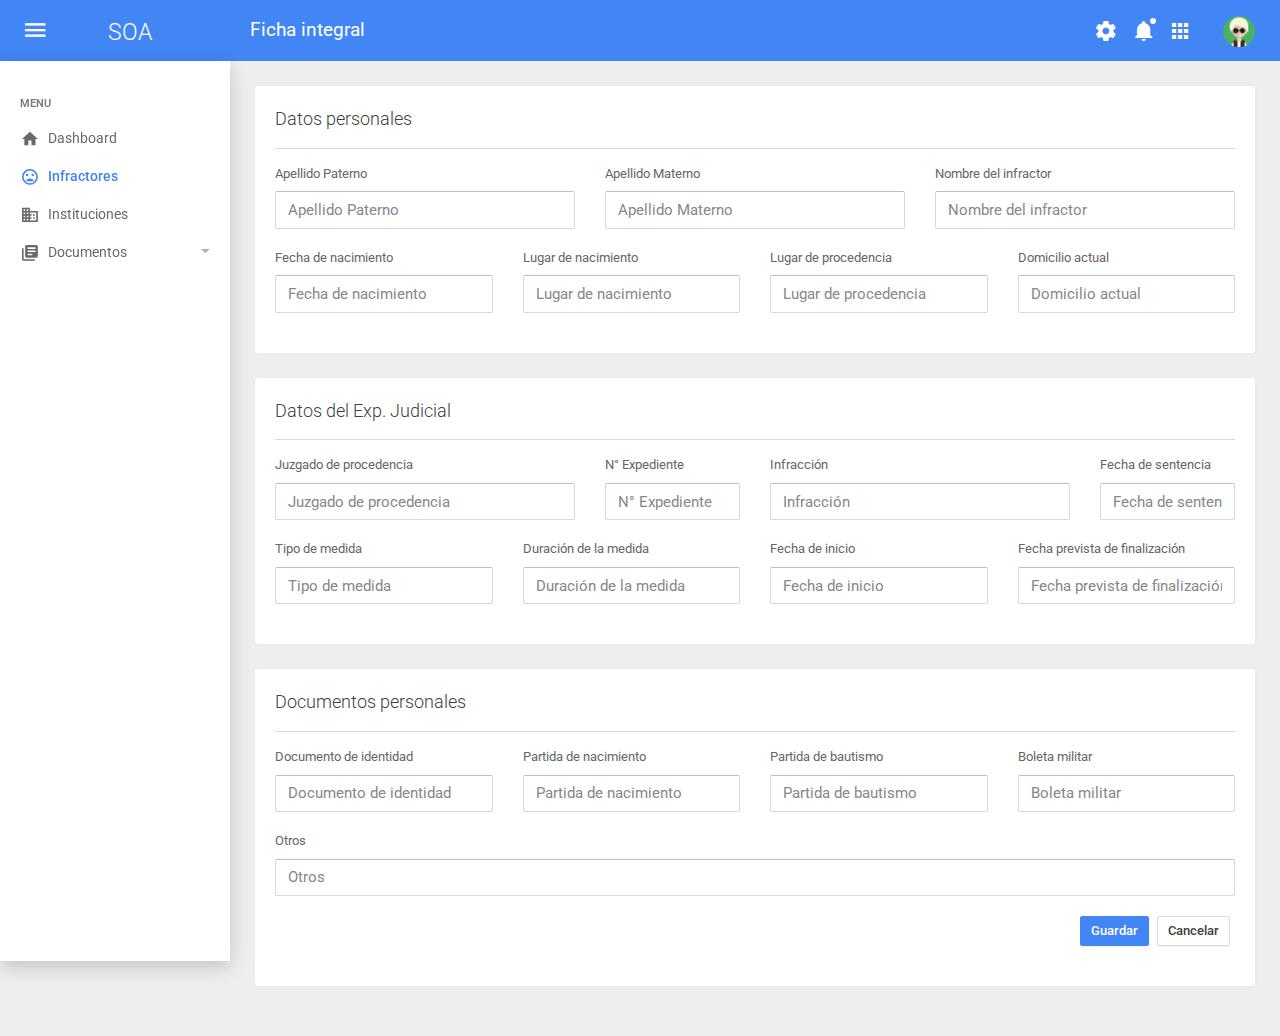
<file: infractor.html>
<!DOCTYPE html>
<html lang="en">

<head>
    <meta charset="utf-8">
    <meta name="viewport" content="width=device-width, initial-scale=1.0, maximum-scale=1.0, user-scalable=no">
    <meta http-equiv="X-UA-Compatible" content="IE=edge">
    <meta name="description" content="">
    <meta name="author" content="">
    <link rel="shortcut icon" href="assets/img/logo-fav.png">
    <title>SOA VG</title>
    <link href="https://fonts.googleapis.com/css?family=Roboto:400,500" rel="stylesheet">
    <link rel="stylesheet" type="text/css" href="assets/lib/perfect-scrollbar/css/perfect-scrollbar.css" />
    <link rel="stylesheet" type="text/css" href="assets/lib/material-design-icons/css/material-design-iconic-font.min.css" />
    <link rel="stylesheet" href="assets/css/app.css" type="text/css" />
</head>

<body>
    <div class="be-wrapper be-color-header be-offcanvas-menu be-fixed-sidebar be-collapsible-sidebar">
        <nav class="navbar navbar-expand fixed-top be-top-header">
            <div class="container-fluid">
                <div class="be-navbar-header">
                    <a class="nav-link be-toggle-left-sidebar" style="cursor: pointer;">
                        <span class="icon mdi mdi-menu"></span>
                    </a>
                    <a class="navbar-brand" href="#" style="color: #fff;">
                        <h3>SOA</h3>
                    </a>
                </div>
                <div class="be-right-navbar">
                    <ul class="nav navbar-nav float-right be-user-nav">
                        <li class="nav-item dropdown"><a class="nav-link dropdown-toggle" href="#" data-toggle="dropdown"
                                role="button" aria-expanded="false"><img src="assets/img/avatar.png" alt="Avatar"><span
                                    class="user-name">Jhon Doe</span></a>
                            <div class="dropdown-menu" role="menu">
                                <div class="user-info">
                                    <div class="user-name">Jhon Doe</div>
                                    <div class="user-position online">Disponible</div>
                                </div><a class="dropdown-item" href="pages-profile.html"><span class="icon mdi mdi-face"></span>Perfil</a><a
                                    class="dropdown-item" href="#"><span class="icon mdi mdi-settings"></span>Ajustes</a><a
                                    class="dropdown-item" href="pages-login.html"><span class="icon mdi mdi-power"></span>Cerrar
                                    sesión</a>
                            </div>
                        </li>
                    </ul>
                    <div class="page-title"><span>Ficha integral</span></div>
                    <ul class="nav navbar-nav float-right be-icons-nav">
                        <li class="nav-item dropdown"><a class="nav-link be-toggle-right-sidebar" href="#" role="button"
                                aria-expanded="false"><span class="icon mdi mdi-settings"></span></a></li>
                        <li class="nav-item dropdown"><a class="nav-link dropdown-toggle" href="#" data-toggle="dropdown"
                                role="button" aria-expanded="false"><span class="icon mdi mdi-notifications"></span><span
                                    class="indicator"></span></a>
                            <ul class="dropdown-menu be-notifications">
                                <li>
                                    <div class="title">Notificaciones<span class="badge badge-pill">3</span></div>
                                    <div class="list">
                                        <div class="be-scroller-notifications">
                                            <div class="content">
                                                <ul>
                                                    <li class="notification notification-unread"><a href="#">
                                                            <div class="image"><img src="assets/img/avatar2.png" alt="Avatar"></div>
                                                            <div class="notification-info">
                                                                <div class="text"><span class="user-name">Jessica
                                                                        Caruso</span> accepted your
                                                                    invitation to join the team.</div><span class="date">2
                                                                    min ago</span>
                                                            </div>
                                                        </a></li>
                                                    <li class="notification"><a href="#">
                                                            <div class="image"><img src="assets/img/avatar3.png" alt="Avatar"></div>
                                                            <div class="notification-info">
                                                                <div class="text"><span class="user-name">Joel King</span>
                                                                    is now following you</div><span class="date">2 days
                                                                    ago</span>
                                                            </div>
                                                        </a></li>
                                                    <li class="notification"><a href="#">
                                                            <div class="image"><img src="assets/img/avatar4.png" alt="Avatar"></div>
                                                            <div class="notification-info">
                                                                <div class="text"><span class="user-name">John Doe</span>
                                                                    is watching your main
                                                                    repository</div><span class="date">2 days ago</span>
                                                            </div>
                                                        </a></li>
                                                    <li class="notification"><a href="#">
                                                            <div class="image"><img src="assets/img/avatar5.png" alt="Avatar"></div>
                                                            <div class="notification-info"><span class="text"><span
                                                                        class="user-name">Emily Carter</span>
                                                                    is now following you</span><span class="date">5
                                                                    days ago</span></div>
                                                        </a></li>
                                                </ul>
                                            </div>
                                        </div>
                                    </div>
                                    <div class="footer"> <a href="#">View all notifications</a></div>
                                </li>
                            </ul>
                        </li>
                        <li class="nav-item dropdown"><a class="nav-link dropdown-toggle" href="#" data-toggle="dropdown"
                                role="button" aria-expanded="false"><span class="icon mdi mdi-apps"></span></a>
                            <ul class="dropdown-menu be-connections">
                                <li>
                                    <div class="list">
                                        <div class="content">
                                            <div class="row">
                                                <div class="col"><a class="connection-item" href="#"><img src="assets/img/github.png"
                                                            alt="Github"><span>GitHub</span></a></div>
                                                <div class="col"><a class="connection-item" href="#"><img src="assets/img/bitbucket.png"
                                                            alt="Bitbucket"><span>Bitbucket</span></a></div>
                                                <div class="col"><a class="connection-item" href="#"><img src="assets/img/slack.png"
                                                            alt="Slack"><span>Slack</span></a></div>
                                            </div>
                                            <div class="row">
                                                <div class="col"><a class="connection-item" href="#"><img src="assets/img/dribbble.png"
                                                            alt="Dribbble"><span>Dribbble</span></a></div>
                                                <div class="col"><a class="connection-item" href="#"><img src="assets/img/mail_chimp.png"
                                                            alt="Mail Chimp"><span>Mail
                                                            Chimp</span></a></div>
                                                <div class="col"><a class="connection-item" href="#"><img src="assets/img/dropbox.png"
                                                            alt="Dropbox"><span>Dropbox</span></a></div>
                                            </div>
                                        </div>
                                    </div>
                                    <div class="footer"> <a href="#">More</a></div>
                                </li>
                            </ul>
                        </li>
                    </ul>
                </div>
            </div>
        </nav>
        <div class="be-left-sidebar">
            <div class="left-sidebar-wrapper"><a class="left-sidebar-toggle" href="#">Blank Page</a>
                <div class="left-sidebar-spacer">
                    <div class="left-sidebar-scroll">
                        <div class="left-sidebar-content">
                            <ul class="sidebar-elements">
                                <li class="divider">Menu</li>
                                <li><a href="index.html"><i class="icon mdi mdi-home"></i><span>Dashboard</span></a>
                                </li>
                                <li class="active"><a href="infractor.html"><i class="icon mdi mdi-mood-bad"></i><span>Infractores</span></a>
                                </li>
                                <li><a href="instituciones.html"><i class="icon mdi mdi-city-alt"></i><span>Instituciones</span></a>
                                </li>
                                <li class="parent"><a href="#"><i class="icon mdi mdi-collection-text"></i><span>Documentos</span></a>
                                    <ul class="sub-menu">
                                        <li><a href="ficha-integral.html">Ficha integral</a>
                                        </li>
                                        <li><a href="#">Plan individual</a>
                                        </li>
                                        <li><a href="#">Savry</a>
                                        </li>
                                    </ul>
                                </li>
                            </ul>
                        </div>
                    </div>
                </div>
            </div>
        </div>
        <div class="be-content">
            <div class="main-content container-fluid">
                <div class="row">
                    <div class="col-12 col-lg-12">
                        <div class="card">
                            <div class="card-header card-header-divider">
                                Datos personales
                            </div>
                            <div class="card-body">
                                <form>
                                    <div class="row">
                                        <div class="col-md-4">
                                            <div class="form-group">
                                                <label for="txtApePat">Apellido Paterno</label>
                                                <input class="form-control" id="txtApePat" type="text" placeholder="Apellido Paterno">
                                            </div>
                                        </div>
                                        <div class="col-md-4">
                                            <div class="form-group">
                                                <label for="txtApeMat">Apellido Materno</label>
                                                <input class="form-control" id="txtApeMat" type="text" placeholder="Apellido Materno">
                                            </div>
                                        </div>
                                        <div class="col-md-4">
                                            <div class="form-group">
                                                <label for="txtNomInf">Nombre del infractor</label>
                                                <input class="form-control" id="txtNomInf" type="text" placeholder="Nombre del infractor">
                                            </div>
                                        </div>
                                        <div class="col-md-3">
                                            <div class="form-group">
                                                <label for="txtFechNac">Fecha de nacimiento</label>
                                                <input class="form-control" id="txtFechNac" type="text" placeholder="Fecha de nacimiento">
                                            </div>
                                        </div>
                                        <div class="col-md-3">
                                            <div class="form-group">
                                                <label for="txtLgNac">Lugar de nacimiento</label>
                                                <input class="form-control" id="txtLgNac" type="text" placeholder="Lugar de nacimiento">
                                            </div>
                                        </div>
                                        <div class="col-md-3">
                                            <div class="form-group">
                                                <label for="txtLgProc">Lugar de procedencia</label>
                                                <input class="form-control" id="txtLgProc" type="text" placeholder="Lugar de procedencia">
                                            </div>
                                        </div>
                                        <div class="col-md-3">
                                            <div class="form-group">
                                                <label for="txtDomAct">Domicilio actual</label>
                                                <input class="form-control" id="txtDomAct" type="text" placeholder="Domicilio actual">
                                            </div>
                                        </div>
                                    </div>
                                </form>
                            </div>
                        </div>
                    </div>

                    <div class="col-12 col-lg-12">
                        <div class="card">
                            <div class="card-header card-header-divider">
                                Datos del Exp. Judicial
                            </div>
                            <div class="card-body">
                                <form>
                                    <div class="row">
                                        <div class="col-md-4">
                                            <div class="form-group">
                                                <label for="txtJzProc">Juzgado de procedencia</label>
                                                <input class="form-control" id="txtJzProc" type="text" placeholder="Juzgado de procedencia">
                                            </div>
                                        </div>
                                        <div class="col-md-2">
                                            <div class="form-group">
                                                <label for="txtNumExp">N° Expediente</label>
                                                <input class="form-control" id="txtNumExp" type="text" placeholder="N° Expediente">
                                            </div>
                                        </div>
                                        <div class="col-md-4">
                                            <div class="form-group">
                                                <label for="txtFechSent">Infracción</label>
                                                <input class="form-control" id="txtFechSent" type="text" placeholder="Infracción">
                                            </div>
                                        </div>
                                        <div class="col-md-2">
                                            <div class="form-group">
                                                <label for="txtFechSent">Fecha de sentencia</label>
                                                <input class="form-control" id="txtFechSent" type="text" placeholder="Fecha de sentencia">
                                            </div>
                                        </div>
                                        <div class="col-md-3">
                                            <div class="form-group">
                                                <label for="txtTipoMed">Tipo de medida</label>
                                                <input class="form-control" id="txtTipoMed" type="text" placeholder="Tipo de medida">
                                            </div>
                                        </div>
                                        <div class="col-md-3">
                                            <div class="form-group">
                                                <label for="txtDurMed">Duración de la medida</label>
                                                <input class="form-control" id="txtDurMed" type="text" placeholder="Duración de la medida">
                                            </div>
                                        </div>
                                        <div class="col-md-3">
                                            <div class="form-group">
                                                <label for="txtFechIni">Fecha de inicio</label>
                                                <input class="form-control" id="txtFechIni" type="text" placeholder="Fecha de inicio">
                                            </div>
                                        </div>
                                        <div class="col-md-3">
                                            <div class="form-group">
                                                <label for="txtFechPrFin">Fecha prevista de finalización</label>
                                                <input class="form-control" id="txtFechPrFin" type="text" placeholder="Fecha prevista de finalización">
                                            </div>
                                        </div>
                                    </div>
                                </form>
                            </div>
                        </div>
                    </div>

                    <div class="col-12 col-lg-12">
                        <div class="card">
                            <div class="card-header card-header-divider">
                                Documentos personales
                            </div>
                            <div class="card-body">
                                <form>
                                    <div class="row">
                                        <div class="col-md-3">
                                            <div class="form-group">
                                                <label for="txtDocIden">Documento de identidad</label>
                                                <input class="form-control" id="txtDocIden" type="text" placeholder="Documento de identidad">
                                            </div>
                                        </div>
                                        <div class="col-md-3">
                                            <div class="form-group">
                                                <label for="txtPartNac">Partida de nacimiento</label>
                                                <input class="form-control" id="txtPartNac" type="text" placeholder="Partida de nacimiento">
                                            </div>
                                        </div>
                                        <div class="col-md-3">
                                            <div class="form-group">
                                                <label for="txtPartBau">Partida de bautismo</label>
                                                <input class="form-control" id="txtPartBau" type="text" placeholder="Partida de bautismo">
                                            </div>
                                        </div>
                                        <div class="col-md-3">
                                            <div class="form-group">
                                                <label for="txtBolMili">Boleta militar</label>
                                                <input class="form-control" id="txtBolMili" type="text" placeholder="Boleta militar">
                                            </div>
                                        </div>
                                        <div class="col-md-12">
                                            <div class="form-group">
                                                <label for="txtOtros">Otros</label>
                                                <input class="form-control" id="txtOtros" type="text" placeholder="Otros">
                                            </div>
                                        </div>
                                        <div class="col-sm-12">
                                            <p class="text-right">
                                                <button class="btn btn-space btn-primary">Guardar</button>
                                                <button class="btn btn-space btn-secondary">Cancelar</button>
                                            </p>
                                        </div>
                                    </div>
                                </form>
                            </div>
                        </div>
                    </div>
                </div>
            </div>
        </div>
        <nav class="be-right-sidebar">
            <div class="sb-content">
                <div class="tab-navigation">
                    <ul class="nav nav-tabs nav-justified" role="tablist">
                        <li class="nav-item" role="presentation"><a class="nav-link active" href="#tab1" aria-controls="tab1"
                                role="tab" data-toggle="tab">Chat</a></li>
                        <li class="nav-item" role="presentation"><a class="nav-link" href="#tab2" aria-controls="tab2"
                                role="tab" data-toggle="tab">Todo</a></li>
                        <li class="nav-item" role="presentation"><a class="nav-link" href="#tab3" aria-controls="tab3"
                                role="tab" data-toggle="tab">Settings</a></li>
                    </ul>
                </div>
                <div class="tab-panel">
                    <div class="tab-content">
                        <div class="tab-pane tab-chat active" id="tab1" role="tabpanel">
                            <div class="chat-contacts">
                                <div class="chat-sections">
                                    <div class="be-scroller-chat">
                                        <div class="content">
                                            <h2>Recent</h2>
                                            <div class="contact-list contact-list-recent">
                                                <div class="user"><a href="#"><img src="assets/img/avatar1.png" alt="Avatar">
                                                        <div class="user-data"><span class="status away"></span><span
                                                                class="name">Claire Sassu</span><span class="message">Can
                                                                you share the...</span></div>
                                                    </a></div>
                                                <div class="user"><a href="#"><img src="assets/img/avatar2.png" alt="Avatar">
                                                        <div class="user-data"><span class="status"></span><span class="name">Maggie
                                                                jackson</span><span class="message">I confirmed the
                                                                info.</span></div>
                                                    </a></div>
                                                <div class="user"><a href="#"><img src="assets/img/avatar3.png" alt="Avatar">
                                                        <div class="user-data"><span class="status offline"></span><span
                                                                class="name">Joel King </span><span class="message">Ready
                                                                for the meeti...</span></div>
                                                    </a></div>
                                            </div>
                                            <h2>Contacts</h2>
                                            <div class="contact-list">
                                                <div class="user"><a href="#"><img src="assets/img/avatar4.png" alt="Avatar">
                                                        <div class="user-data2"><span class="status"></span><span class="name">Mike
                                                                Bolthort</span></div>
                                                    </a></div>
                                                <div class="user"><a href="#"><img src="assets/img/avatar5.png" alt="Avatar">
                                                        <div class="user-data2"><span class="status"></span><span class="name">Maggie
                                                                jackson</span></div>
                                                    </a></div>
                                                <div class="user"><a href="#"><img src="assets/img/avatar6.png" alt="Avatar">
                                                        <div class="user-data2"><span class="status offline"></span><span
                                                                class="name">Jhon Voltemar</span></div>
                                                    </a></div>
                                            </div>
                                        </div>
                                    </div>
                                </div>
                                <div class="bottom-input">
                                    <input type="text" placeholder="Search..." name="q"><span class="mdi mdi-search"></span>
                                </div>
                            </div>
                            <div class="chat-window">
                                <div class="title">
                                    <div class="user"><img src="assets/img/avatar2.png" alt="Avatar">
                                        <h2>Maggie jackson</h2><span>Active 1h ago</span>
                                    </div><span class="icon return mdi mdi-chevron-left"></span>
                                </div>
                                <div class="chat-messages">
                                    <div class="be-scroller-messages">
                                        <div class="content">
                                            <ul>
                                                <li class="friend">
                                                    <div class="msg">Hello</div>
                                                </li>
                                                <li class="self">
                                                    <div class="msg">Hi, how are you?</div>
                                                </li>
                                                <li class="friend">
                                                    <div class="msg">Good, I'll need support with my pc</div>
                                                </li>
                                                <li class="self">
                                                    <div class="msg">Sure, just tell me what is going on with your
                                                        computer?</div>
                                                </li>
                                                <li class="friend">
                                                    <div class="msg">I don't know it just turns off suddenly</div>
                                                </li>
                                            </ul>
                                        </div>
                                    </div>
                                </div>
                                <div class="chat-input">
                                    <div class="input-wrapper"><span class="photo mdi mdi-camera"></span>
                                        <input type="text" placeholder="Message..." name="q" autocomplete="off"><span
                                            class="send-msg mdi mdi-mail-send"></span>
                                    </div>
                                </div>
                            </div>
                        </div>
                        <div class="tab-pane tab-todo" id="tab2" role="tabpanel">
                            <div class="todo-container">
                                <div class="todo-wrapper">
                                    <div class="be-scroller-todo">
                                        <div class="todo-content"><span class="category-title">Today</span>
                                            <ul class="todo-list">
                                                <li>
                                                    <label class="custom-checkbox custom-control custom-control-sm"><span
                                                            class="delete mdi mdi-delete"></span>
                                                        <input class="custom-control-input" type="checkbox" checked=""><span
                                                            class="custom-control-label">Initialize the project</span>
                                                    </label>
                                                </li>
                                                <li>
                                                    <label class="custom-checkbox custom-control custom-control-sm"><span
                                                            class="delete mdi mdi-delete"></span>
                                                        <input class="custom-control-input" type="checkbox"><span class="custom-control-label">Create
                                                            the main structure </span>
                                                    </label>
                                                </li>
                                                <li>
                                                    <label class="custom-checkbox custom-control custom-control-sm"><span
                                                            class="delete mdi mdi-delete"></span>
                                                        <input class="custom-control-input" type="checkbox"><span class="custom-control-label">Updates
                                                            changes to GitHub </span>
                                                    </label>
                                                </li>
                                            </ul><span class="category-title">Tomorrow</span>
                                            <ul class="todo-list">
                                                <li>
                                                    <label class="custom-checkbox custom-control custom-control-sm"><span
                                                            class="delete mdi mdi-delete"></span>
                                                        <input class="custom-control-input" type="checkbox"><span class="custom-control-label">Initialize
                                                            the project </span>
                                                    </label>
                                                </li>
                                                <li>
                                                    <label class="custom-checkbox custom-control custom-control-sm"><span
                                                            class="delete mdi mdi-delete"></span>
                                                        <input class="custom-control-input" type="checkbox"><span class="custom-control-label">Create
                                                            the main structure </span>
                                                    </label>
                                                </li>
                                                <li>
                                                    <label class="custom-checkbox custom-control custom-control-sm"><span
                                                            class="delete mdi mdi-delete"></span>
                                                        <input class="custom-control-input" type="checkbox"><span class="custom-control-label">Updates
                                                            changes to GitHub </span>
                                                    </label>
                                                </li>
                                                <li>
                                                    <label class="custom-checkbox custom-control custom-control-sm"><span
                                                            class="delete mdi mdi-delete"></span>
                                                        <input class="custom-control-input" type="checkbox"><span class="custom-control-label"
                                                            title="This task is too long to be displayed in a normal space!">This
                                                            task is too long to be displayed in a normal space! </span>
                                                    </label>
                                                </li>
                                            </ul>
                                        </div>
                                    </div>
                                </div>
                                <div class="bottom-input">
                                    <input type="text" placeholder="Create new task..." name="q"><span class="mdi mdi-plus"></span>
                                </div>
                            </div>
                        </div>
                        <div class="tab-pane tab-settings" id="tab3" role="tabpanel">
                            <div class="settings-wrapper">
                                <div class="be-scroller-settings"><span class="category-title">General</span>
                                    <ul class="settings-list">
                                        <li>
                                            <div class="switch-button switch-button-sm">
                                                <input type="checkbox" checked="" name="st1" id="st1"><span>
                                                    <label for="st1"></label></span>
                                            </div><span class="name">Available</span>
                                        </li>
                                        <li>
                                            <div class="switch-button switch-button-sm">
                                                <input type="checkbox" checked="" name="st2" id="st2"><span>
                                                    <label for="st2"></label></span>
                                            </div><span class="name">Enable notifications</span>
                                        </li>
                                        <li>
                                            <div class="switch-button switch-button-sm">
                                                <input type="checkbox" checked="" name="st3" id="st3"><span>
                                                    <label for="st3"></label></span>
                                            </div><span class="name">Login with Facebook</span>
                                        </li>
                                    </ul><span class="category-title">Notifications</span>
                                    <ul class="settings-list">
                                        <li>
                                            <div class="switch-button switch-button-sm">
                                                <input type="checkbox" name="st4" id="st4"><span>
                                                    <label for="st4"></label></span>
                                            </div><span class="name">Email notifications</span>
                                        </li>
                                        <li>
                                            <div class="switch-button switch-button-sm">
                                                <input type="checkbox" checked="" name="st5" id="st5"><span>
                                                    <label for="st5"></label></span>
                                            </div><span class="name">Project updates</span>
                                        </li>
                                        <li>
                                            <div class="switch-button switch-button-sm">
                                                <input type="checkbox" checked="" name="st6" id="st6"><span>
                                                    <label for="st6"></label></span>
                                            </div><span class="name">New comments</span>
                                        </li>
                                        <li>
                                            <div class="switch-button switch-button-sm">
                                                <input type="checkbox" name="st7" id="st7"><span>
                                                    <label for="st7"></label></span>
                                            </div><span class="name">Chat messages</span>
                                        </li>
                                    </ul><span class="category-title">Workflow</span>
                                    <ul class="settings-list">
                                        <li>
                                            <div class="switch-button switch-button-sm">
                                                <input type="checkbox" name="st8" id="st8"><span>
                                                    <label for="st8"></label></span>
                                            </div><span class="name">Deploy on commit</span>
                                        </li>
                                    </ul>
                                </div>
                            </div>
                        </div>
                    </div>
                </div>
            </div>
        </nav>
    </div>
    <script src="assets/lib/jquery/jquery.min.js" type="text/javascript"></script>
    <script src="assets/lib/perfect-scrollbar/js/perfect-scrollbar.min.js" type="text/javascript"></script>
    <script src="assets/lib/bootstrap/dist/js/bootstrap.bundle.min.js" type="text/javascript"></script>
    <script src="assets/js/app.js" type="text/javascript"></script>
    <script type="text/javascript">
        $(document).ready(function () {
            //-initialize the javascript
            App.init();
        });
    </script>
</body>

</html>
</file>
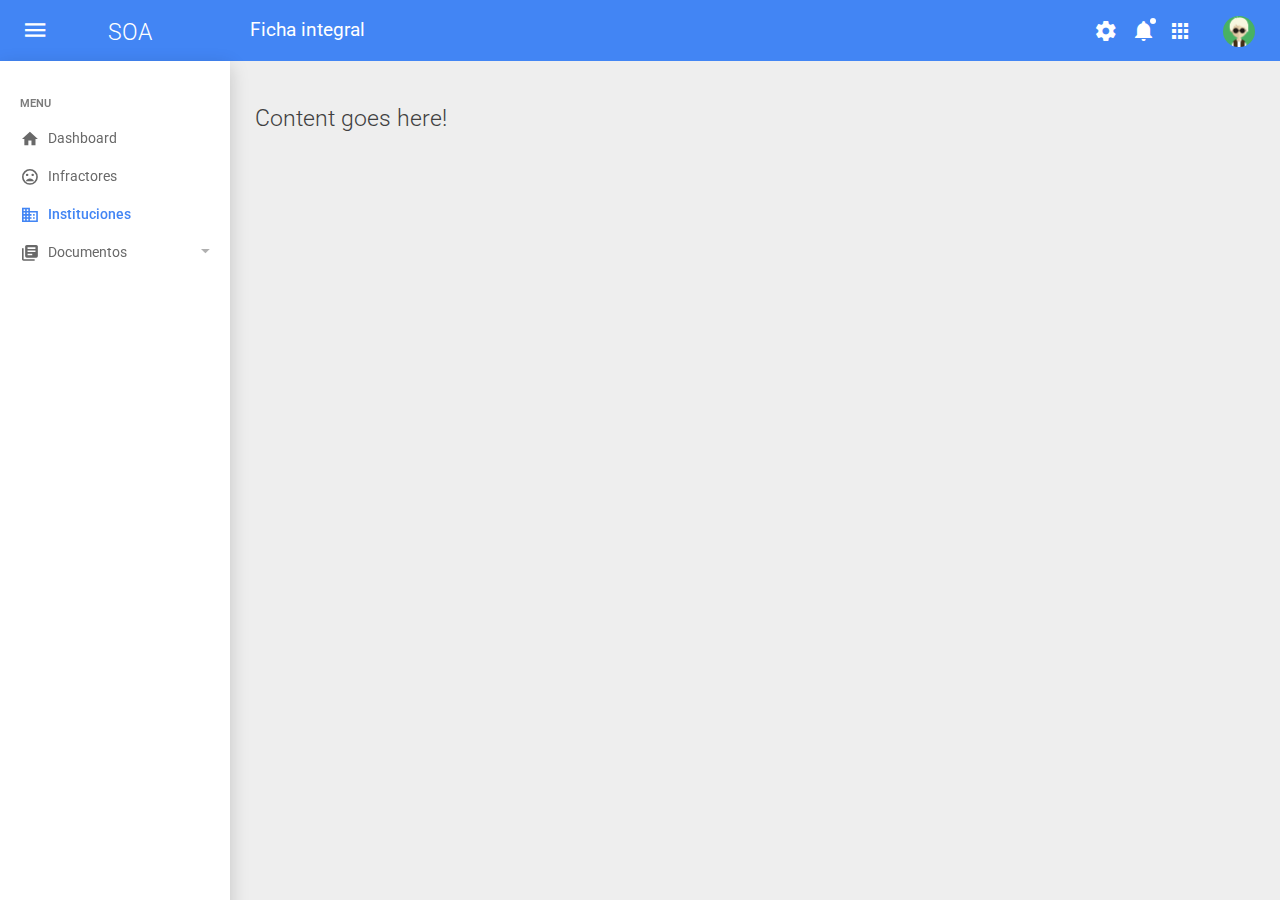
<file: instituciones.html>
<!DOCTYPE html>
<html lang="en">

<head>
    <meta charset="utf-8">
    <meta name="viewport" content="width=device-width, initial-scale=1.0, maximum-scale=1.0, user-scalable=no">
    <meta http-equiv="X-UA-Compatible" content="IE=edge">
    <meta name="description" content="">
    <meta name="author" content="">
    <link rel="shortcut icon" href="assets/img/logo-fav.png">
    <title>SOA VG</title>
    <link href="https://fonts.googleapis.com/css?family=Roboto:400,500" rel="stylesheet">
    <link rel="stylesheet" type="text/css" href="assets/lib/perfect-scrollbar/css/perfect-scrollbar.css" />
    <link rel="stylesheet" type="text/css" href="assets/lib/material-design-icons/css/material-design-iconic-font.min.css" />
    <link rel="stylesheet" href="assets/css/app.css" type="text/css" />
</head>

<body>
    <div class="be-wrapper be-color-header be-offcanvas-menu be-fixed-sidebar be-collapsible-sidebar">
        <nav class="navbar navbar-expand fixed-top be-top-header">
            <div class="container-fluid">
                <div class="be-navbar-header">
                    <a class="nav-link be-toggle-left-sidebar" style="cursor: pointer;">
                        <span class="icon mdi mdi-menu"></span>
                    </a>
                    <a class="navbar-brand" href="#" style="color: #fff;">
                        <h3>SOA</h3>
                    </a>
                </div>
                <div class="be-right-navbar">
                    <ul class="nav navbar-nav float-right be-user-nav">
                        <li class="nav-item dropdown"><a class="nav-link dropdown-toggle" href="#" data-toggle="dropdown"
                                role="button" aria-expanded="false"><img src="assets/img/avatar.png" alt="Avatar"><span
                                    class="user-name">Jhon Doe</span></a>
                            <div class="dropdown-menu" role="menu">
                                <div class="user-info">
                                    <div class="user-name">Jhon Doe</div>
                                    <div class="user-position online">Disponible</div>
                                </div><a class="dropdown-item" href="pages-profile.html"><span class="icon mdi mdi-face"></span>Perfil</a><a
                                    class="dropdown-item" href="#"><span class="icon mdi mdi-settings"></span>Ajustes</a><a
                                    class="dropdown-item" href="pages-login.html"><span class="icon mdi mdi-power"></span>Cerrar
                                    sesión</a>
                            </div>
                        </li>
                    </ul>
                    <div class="page-title"><span>Ficha integral</span></div>
                    <ul class="nav navbar-nav float-right be-icons-nav">
                        <li class="nav-item dropdown"><a class="nav-link be-toggle-right-sidebar" href="#" role="button"
                                aria-expanded="false"><span class="icon mdi mdi-settings"></span></a></li>
                        <li class="nav-item dropdown"><a class="nav-link dropdown-toggle" href="#" data-toggle="dropdown"
                                role="button" aria-expanded="false"><span class="icon mdi mdi-notifications"></span><span
                                    class="indicator"></span></a>
                            <ul class="dropdown-menu be-notifications">
                                <li>
                                    <div class="title">Notificaciones<span class="badge badge-pill">3</span></div>
                                    <div class="list">
                                        <div class="be-scroller-notifications">
                                            <div class="content">
                                                <ul>
                                                    <li class="notification notification-unread"><a href="#">
                                                            <div class="image"><img src="assets/img/avatar2.png" alt="Avatar"></div>
                                                            <div class="notification-info">
                                                                <div class="text"><span class="user-name">Jessica
                                                                        Caruso</span> accepted your
                                                                    invitation to join the team.</div><span class="date">2
                                                                    min ago</span>
                                                            </div>
                                                        </a></li>
                                                    <li class="notification"><a href="#">
                                                            <div class="image"><img src="assets/img/avatar3.png" alt="Avatar"></div>
                                                            <div class="notification-info">
                                                                <div class="text"><span class="user-name">Joel King</span>
                                                                    is now following you</div><span class="date">2 days
                                                                    ago</span>
                                                            </div>
                                                        </a></li>
                                                    <li class="notification"><a href="#">
                                                            <div class="image"><img src="assets/img/avatar4.png" alt="Avatar"></div>
                                                            <div class="notification-info">
                                                                <div class="text"><span class="user-name">John Doe</span>
                                                                    is watching your main
                                                                    repository</div><span class="date">2 days ago</span>
                                                            </div>
                                                        </a></li>
                                                    <li class="notification"><a href="#">
                                                            <div class="image"><img src="assets/img/avatar5.png" alt="Avatar"></div>
                                                            <div class="notification-info"><span class="text"><span
                                                                        class="user-name">Emily Carter</span>
                                                                    is now following you</span><span class="date">5
                                                                    days ago</span></div>
                                                        </a></li>
                                                </ul>
                                            </div>
                                        </div>
                                    </div>
                                    <div class="footer"> <a href="#">View all notifications</a></div>
                                </li>
                            </ul>
                        </li>
                        <li class="nav-item dropdown"><a class="nav-link dropdown-toggle" href="#" data-toggle="dropdown"
                                role="button" aria-expanded="false"><span class="icon mdi mdi-apps"></span></a>
                            <ul class="dropdown-menu be-connections">
                                <li>
                                    <div class="list">
                                        <div class="content">
                                            <div class="row">
                                                <div class="col"><a class="connection-item" href="#"><img src="assets/img/github.png"
                                                            alt="Github"><span>GitHub</span></a></div>
                                                <div class="col"><a class="connection-item" href="#"><img src="assets/img/bitbucket.png"
                                                            alt="Bitbucket"><span>Bitbucket</span></a></div>
                                                <div class="col"><a class="connection-item" href="#"><img src="assets/img/slack.png"
                                                            alt="Slack"><span>Slack</span></a></div>
                                            </div>
                                            <div class="row">
                                                <div class="col"><a class="connection-item" href="#"><img src="assets/img/dribbble.png"
                                                            alt="Dribbble"><span>Dribbble</span></a></div>
                                                <div class="col"><a class="connection-item" href="#"><img src="assets/img/mail_chimp.png"
                                                            alt="Mail Chimp"><span>Mail
                                                            Chimp</span></a></div>
                                                <div class="col"><a class="connection-item" href="#"><img src="assets/img/dropbox.png"
                                                            alt="Dropbox"><span>Dropbox</span></a></div>
                                            </div>
                                        </div>
                                    </div>
                                    <div class="footer"> <a href="#">More</a></div>
                                </li>
                            </ul>
                        </li>
                    </ul>
                </div>
            </div>
        </nav>
        <div class="be-left-sidebar">
            <div class="left-sidebar-wrapper"><a class="left-sidebar-toggle" href="#">Blank Page</a>
                <div class="left-sidebar-spacer">
                    <div class="left-sidebar-scroll">
                        <div class="left-sidebar-content">
                            <ul class="sidebar-elements">
                                <li class="divider">Menu</li>
                                <li><a href="index.html"><i class="icon mdi mdi-home"></i><span>Dashboard</span></a>
                                </li>
                                <li><a href="infractor.html"><i class="icon mdi mdi-mood-bad"></i><span>Infractores</span></a>
                                </li>
                                <li class="active"><a href="instituciones.html"><i class="icon mdi mdi-city-alt"></i><span>Instituciones</span></a>
                                </li>
                                <li class="parent"><a href="#"><i class="icon mdi mdi-collection-text"></i><span>Documentos</span></a>
                                    <ul class="sub-menu">
                                        <li><a href="ficha-integral.html">Ficha integral</a>
                                        </li>
                                        <li><a href="#">Plan individual</a>
                                        </li>
                                        <li><a href="#">Savry</a>
                                        </li>
                                    </ul>
                                </li>
                            </ul>
                        </div>
                    </div>
                </div>
            </div>
        </div>
        <div class="be-content">
            <div class="main-content container-fluid">
                <h3>Content goes here!</h3>
            </div>
        </div>
        <nav class="be-right-sidebar">
            <div class="sb-content">
                <div class="tab-navigation">
                    <ul class="nav nav-tabs nav-justified" role="tablist">
                        <li class="nav-item" role="presentation"><a class="nav-link active" href="#tab1" aria-controls="tab1"
                                role="tab" data-toggle="tab">Chat</a></li>
                        <li class="nav-item" role="presentation"><a class="nav-link" href="#tab2" aria-controls="tab2"
                                role="tab" data-toggle="tab">Todo</a></li>
                        <li class="nav-item" role="presentation"><a class="nav-link" href="#tab3" aria-controls="tab3"
                                role="tab" data-toggle="tab">Settings</a></li>
                    </ul>
                </div>
                <div class="tab-panel">
                    <div class="tab-content">
                        <div class="tab-pane tab-chat active" id="tab1" role="tabpanel">
                            <div class="chat-contacts">
                                <div class="chat-sections">
                                    <div class="be-scroller-chat">
                                        <div class="content">
                                            <h2>Recent</h2>
                                            <div class="contact-list contact-list-recent">
                                                <div class="user"><a href="#"><img src="assets/img/avatar1.png" alt="Avatar">
                                                        <div class="user-data"><span class="status away"></span><span
                                                                class="name">Claire Sassu</span><span class="message">Can
                                                                you share the...</span></div>
                                                    </a></div>
                                                <div class="user"><a href="#"><img src="assets/img/avatar2.png" alt="Avatar">
                                                        <div class="user-data"><span class="status"></span><span class="name">Maggie
                                                                jackson</span><span class="message">I confirmed the
                                                                info.</span></div>
                                                    </a></div>
                                                <div class="user"><a href="#"><img src="assets/img/avatar3.png" alt="Avatar">
                                                        <div class="user-data"><span class="status offline"></span><span
                                                                class="name">Joel King </span><span class="message">Ready
                                                                for the meeti...</span></div>
                                                    </a></div>
                                            </div>
                                            <h2>Contacts</h2>
                                            <div class="contact-list">
                                                <div class="user"><a href="#"><img src="assets/img/avatar4.png" alt="Avatar">
                                                        <div class="user-data2"><span class="status"></span><span class="name">Mike
                                                                Bolthort</span></div>
                                                    </a></div>
                                                <div class="user"><a href="#"><img src="assets/img/avatar5.png" alt="Avatar">
                                                        <div class="user-data2"><span class="status"></span><span class="name">Maggie
                                                                jackson</span></div>
                                                    </a></div>
                                                <div class="user"><a href="#"><img src="assets/img/avatar6.png" alt="Avatar">
                                                        <div class="user-data2"><span class="status offline"></span><span
                                                                class="name">Jhon Voltemar</span></div>
                                                    </a></div>
                                            </div>
                                        </div>
                                    </div>
                                </div>
                                <div class="bottom-input">
                                    <input type="text" placeholder="Search..." name="q"><span class="mdi mdi-search"></span>
                                </div>
                            </div>
                            <div class="chat-window">
                                <div class="title">
                                    <div class="user"><img src="assets/img/avatar2.png" alt="Avatar">
                                        <h2>Maggie jackson</h2><span>Active 1h ago</span>
                                    </div><span class="icon return mdi mdi-chevron-left"></span>
                                </div>
                                <div class="chat-messages">
                                    <div class="be-scroller-messages">
                                        <div class="content">
                                            <ul>
                                                <li class="friend">
                                                    <div class="msg">Hello</div>
                                                </li>
                                                <li class="self">
                                                    <div class="msg">Hi, how are you?</div>
                                                </li>
                                                <li class="friend">
                                                    <div class="msg">Good, I'll need support with my pc</div>
                                                </li>
                                                <li class="self">
                                                    <div class="msg">Sure, just tell me what is going on with your
                                                        computer?</div>
                                                </li>
                                                <li class="friend">
                                                    <div class="msg">I don't know it just turns off suddenly</div>
                                                </li>
                                            </ul>
                                        </div>
                                    </div>
                                </div>
                                <div class="chat-input">
                                    <div class="input-wrapper"><span class="photo mdi mdi-camera"></span>
                                        <input type="text" placeholder="Message..." name="q" autocomplete="off"><span
                                            class="send-msg mdi mdi-mail-send"></span>
                                    </div>
                                </div>
                            </div>
                        </div>
                        <div class="tab-pane tab-todo" id="tab2" role="tabpanel">
                            <div class="todo-container">
                                <div class="todo-wrapper">
                                    <div class="be-scroller-todo">
                                        <div class="todo-content"><span class="category-title">Today</span>
                                            <ul class="todo-list">
                                                <li>
                                                    <label class="custom-checkbox custom-control custom-control-sm"><span
                                                            class="delete mdi mdi-delete"></span>
                                                        <input class="custom-control-input" type="checkbox" checked=""><span
                                                            class="custom-control-label">Initialize the project</span>
                                                    </label>
                                                </li>
                                                <li>
                                                    <label class="custom-checkbox custom-control custom-control-sm"><span
                                                            class="delete mdi mdi-delete"></span>
                                                        <input class="custom-control-input" type="checkbox"><span class="custom-control-label">Create
                                                            the main structure </span>
                                                    </label>
                                                </li>
                                                <li>
                                                    <label class="custom-checkbox custom-control custom-control-sm"><span
                                                            class="delete mdi mdi-delete"></span>
                                                        <input class="custom-control-input" type="checkbox"><span class="custom-control-label">Updates
                                                            changes to GitHub </span>
                                                    </label>
                                                </li>
                                            </ul><span class="category-title">Tomorrow</span>
                                            <ul class="todo-list">
                                                <li>
                                                    <label class="custom-checkbox custom-control custom-control-sm"><span
                                                            class="delete mdi mdi-delete"></span>
                                                        <input class="custom-control-input" type="checkbox"><span class="custom-control-label">Initialize
                                                            the project </span>
                                                    </label>
                                                </li>
                                                <li>
                                                    <label class="custom-checkbox custom-control custom-control-sm"><span
                                                            class="delete mdi mdi-delete"></span>
                                                        <input class="custom-control-input" type="checkbox"><span class="custom-control-label">Create
                                                            the main structure </span>
                                                    </label>
                                                </li>
                                                <li>
                                                    <label class="custom-checkbox custom-control custom-control-sm"><span
                                                            class="delete mdi mdi-delete"></span>
                                                        <input class="custom-control-input" type="checkbox"><span class="custom-control-label">Updates
                                                            changes to GitHub </span>
                                                    </label>
                                                </li>
                                                <li>
                                                    <label class="custom-checkbox custom-control custom-control-sm"><span
                                                            class="delete mdi mdi-delete"></span>
                                                        <input class="custom-control-input" type="checkbox"><span class="custom-control-label"
                                                            title="This task is too long to be displayed in a normal space!">This
                                                            task is too long to be displayed in a normal space! </span>
                                                    </label>
                                                </li>
                                            </ul>
                                        </div>
                                    </div>
                                </div>
                                <div class="bottom-input">
                                    <input type="text" placeholder="Create new task..." name="q"><span class="mdi mdi-plus"></span>
                                </div>
                            </div>
                        </div>
                        <div class="tab-pane tab-settings" id="tab3" role="tabpanel">
                            <div class="settings-wrapper">
                                <div class="be-scroller-settings"><span class="category-title">General</span>
                                    <ul class="settings-list">
                                        <li>
                                            <div class="switch-button switch-button-sm">
                                                <input type="checkbox" checked="" name="st1" id="st1"><span>
                                                    <label for="st1"></label></span>
                                            </div><span class="name">Available</span>
                                        </li>
                                        <li>
                                            <div class="switch-button switch-button-sm">
                                                <input type="checkbox" checked="" name="st2" id="st2"><span>
                                                    <label for="st2"></label></span>
                                            </div><span class="name">Enable notifications</span>
                                        </li>
                                        <li>
                                            <div class="switch-button switch-button-sm">
                                                <input type="checkbox" checked="" name="st3" id="st3"><span>
                                                    <label for="st3"></label></span>
                                            </div><span class="name">Login with Facebook</span>
                                        </li>
                                    </ul><span class="category-title">Notifications</span>
                                    <ul class="settings-list">
                                        <li>
                                            <div class="switch-button switch-button-sm">
                                                <input type="checkbox" name="st4" id="st4"><span>
                                                    <label for="st4"></label></span>
                                            </div><span class="name">Email notifications</span>
                                        </li>
                                        <li>
                                            <div class="switch-button switch-button-sm">
                                                <input type="checkbox" checked="" name="st5" id="st5"><span>
                                                    <label for="st5"></label></span>
                                            </div><span class="name">Project updates</span>
                                        </li>
                                        <li>
                                            <div class="switch-button switch-button-sm">
                                                <input type="checkbox" checked="" name="st6" id="st6"><span>
                                                    <label for="st6"></label></span>
                                            </div><span class="name">New comments</span>
                                        </li>
                                        <li>
                                            <div class="switch-button switch-button-sm">
                                                <input type="checkbox" name="st7" id="st7"><span>
                                                    <label for="st7"></label></span>
                                            </div><span class="name">Chat messages</span>
                                        </li>
                                    </ul><span class="category-title">Workflow</span>
                                    <ul class="settings-list">
                                        <li>
                                            <div class="switch-button switch-button-sm">
                                                <input type="checkbox" name="st8" id="st8"><span>
                                                    <label for="st8"></label></span>
                                            </div><span class="name">Deploy on commit</span>
                                        </li>
                                    </ul>
                                </div>
                            </div>
                        </div>
                    </div>
                </div>
            </div>
        </nav>
    </div>
    <script src="assets/lib/jquery/jquery.min.js" type="text/javascript"></script>
    <script src="assets/lib/perfect-scrollbar/js/perfect-scrollbar.min.js" type="text/javascript"></script>
    <script src="assets/lib/bootstrap/dist/js/bootstrap.bundle.min.js" type="text/javascript"></script>
    <script src="assets/js/app.js" type="text/javascript"></script>
    <script type="text/javascript">
        $(document).ready(function () {
            //-initialize the javascript
            App.init();
        });

    </script>
</body>

</html>
</file>
<file: assets/lib/perfect-scrollbar/css/perfect-scrollbar.css>
/*!
 * Beagle v1.5.2
 * https://foxythemes.net
 *
 * Copyright (c) 2018 Foxy Themes
 */

/*
 * Container style
 */
.ps {
  overflow: hidden !important;
  overflow-anchor: none;
  -ms-overflow-style: none;
  touch-action: auto;
  -ms-touch-action: auto;
}

/*
 * Scrollbar rail styles
 */
.ps__rail-x {
  display: none;
  opacity: 0;
  transition: background-color .2s linear, opacity .2s linear;
  -webkit-transition: background-color .2s linear, opacity .2s linear;
  height: 15px;
  /* there must be 'bottom' or 'top' for ps__rail-x */
  bottom: 0px;
  /* please don't change 'position' */
  position: absolute;
}

.ps__rail-y {
  display: none;
  opacity: 0;
  transition: background-color .2s linear, opacity .2s linear;
  -webkit-transition: background-color .2s linear, opacity .2s linear;
  width: 15px;
  /* there must be 'right' or 'left' for ps__rail-y */
  right: 0;
  /* please don't change 'position' */
  position: absolute;
}

.ps--active-x > .ps__rail-x,
.ps--active-y > .ps__rail-y {
  display: block;
  background-color: transparent;
}

.ps:hover > .ps__rail-x,
.ps:hover > .ps__rail-y,
.ps--focus > .ps__rail-x,
.ps--focus > .ps__rail-y,
.ps--scrolling-x > .ps__rail-x,
.ps--scrolling-y > .ps__rail-y {
  opacity: 0.6;
}

.ps .ps__rail-x:hover,
.ps .ps__rail-y:hover,
.ps .ps__rail-x:focus,
.ps .ps__rail-y:focus,
.ps .ps__rail-x.ps--clicking,
.ps .ps__rail-y.ps--clicking {
  background-color: #eee;
  opacity: 0.9;
}

/*
 * Scrollbar thumb styles
 */
.ps__thumb-x {
  background-color: #aaa;
  border-radius: 6px;
  transition: background-color .2s linear, height .2s ease-in-out;
  -webkit-transition: background-color .2s linear, height .2s ease-in-out;
  height: 6px;
  /* there must be 'bottom' for ps__thumb-x */
  bottom: 2px;
  /* please don't change 'position' */
  position: absolute;
}

.ps__thumb-y {
  background-color: #aaa;
  border-radius: 6px;
  transition: background-color .2s linear, width .2s ease-in-out;
  -webkit-transition: background-color .2s linear, width .2s ease-in-out;
  width: 6px;
  /* there must be 'right' for ps__thumb-y */
  right: 2px;
  /* please don't change 'position' */
  position: absolute;
}

.ps__rail-x:hover > .ps__thumb-x,
.ps__rail-x:focus > .ps__thumb-x,
.ps__rail-x.ps--clicking .ps__thumb-x {
  background-color: #999;
  height: 11px;
}

.ps__rail-y:hover > .ps__thumb-y,
.ps__rail-y:focus > .ps__thumb-y,
.ps__rail-y.ps--clicking .ps__thumb-y {
  background-color: #999;
  width: 11px;
}

/* MS supports */
@supports (-ms-overflow-style: none) {
  .ps {
    overflow: auto !important;
  }
}

@media screen and (-ms-high-contrast: active), (-ms-high-contrast: none) {
  .ps {
    overflow: auto !important;
  }
}
</file>
